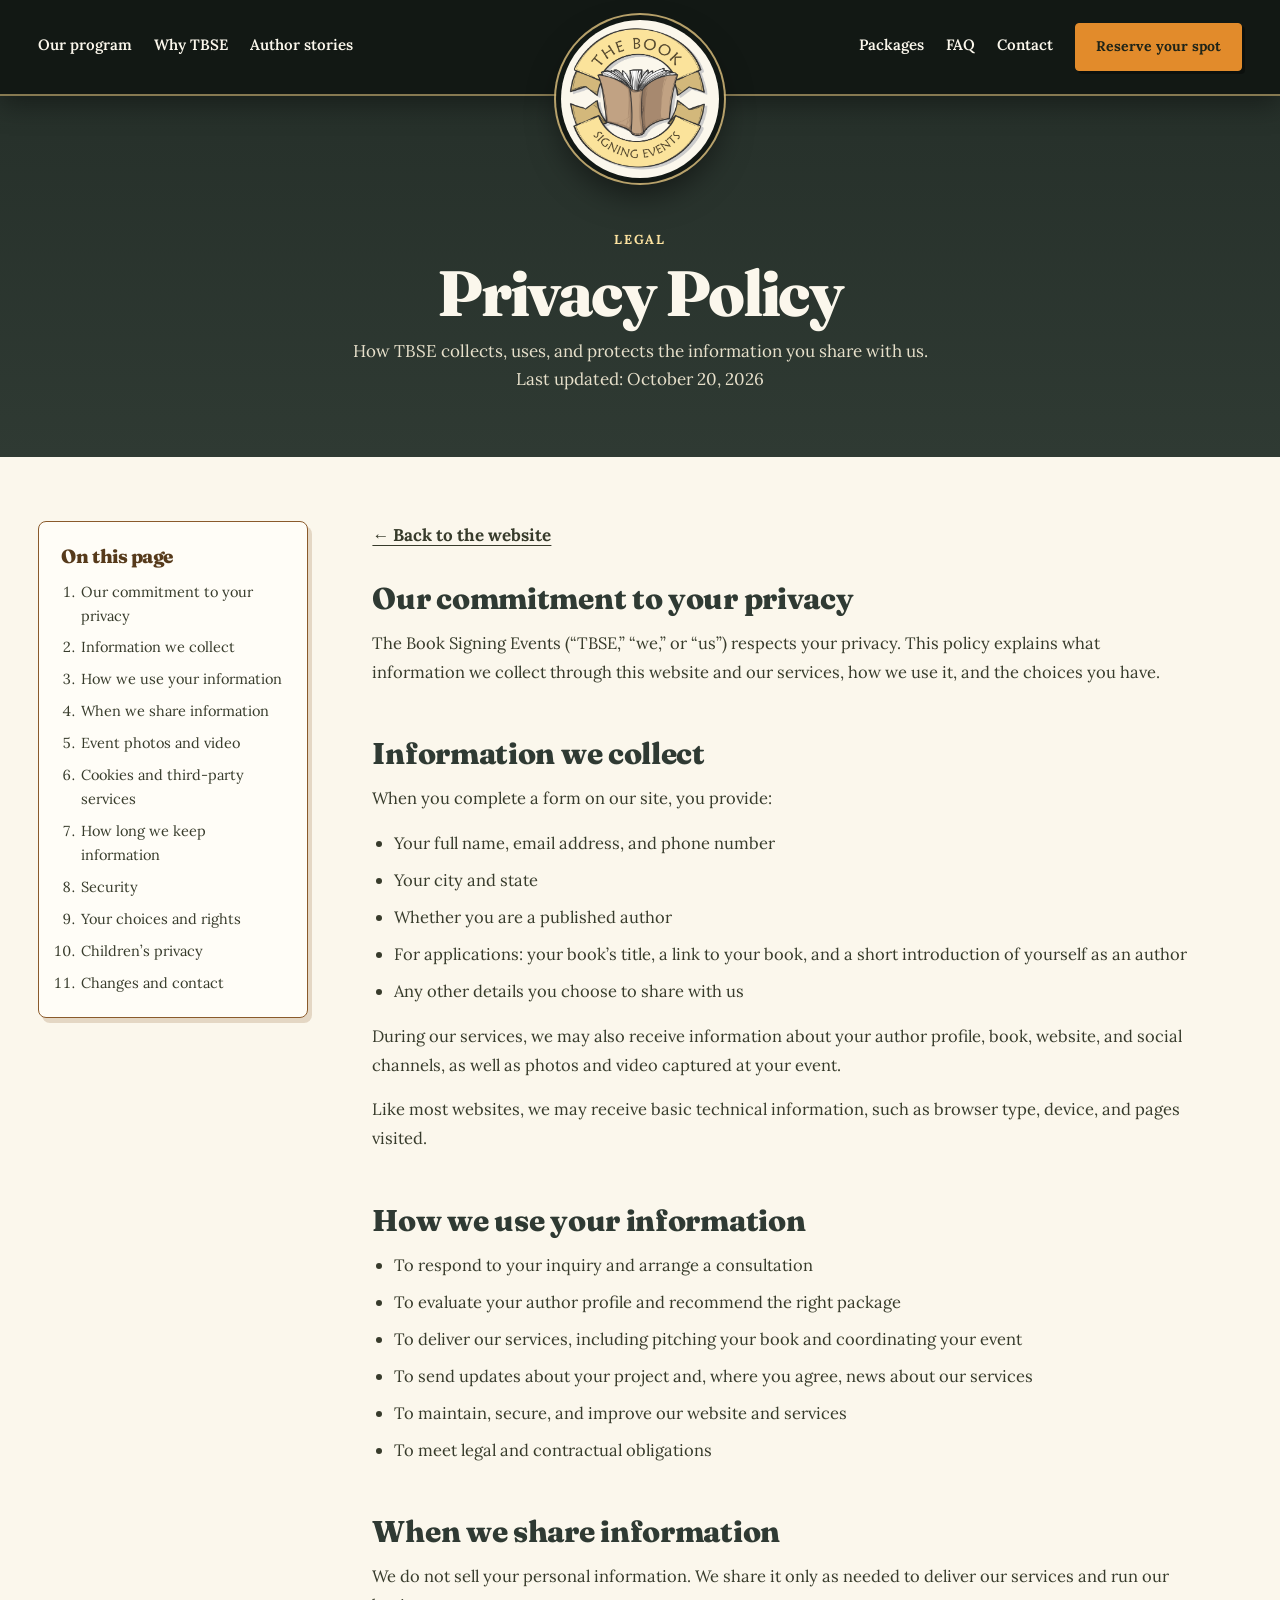
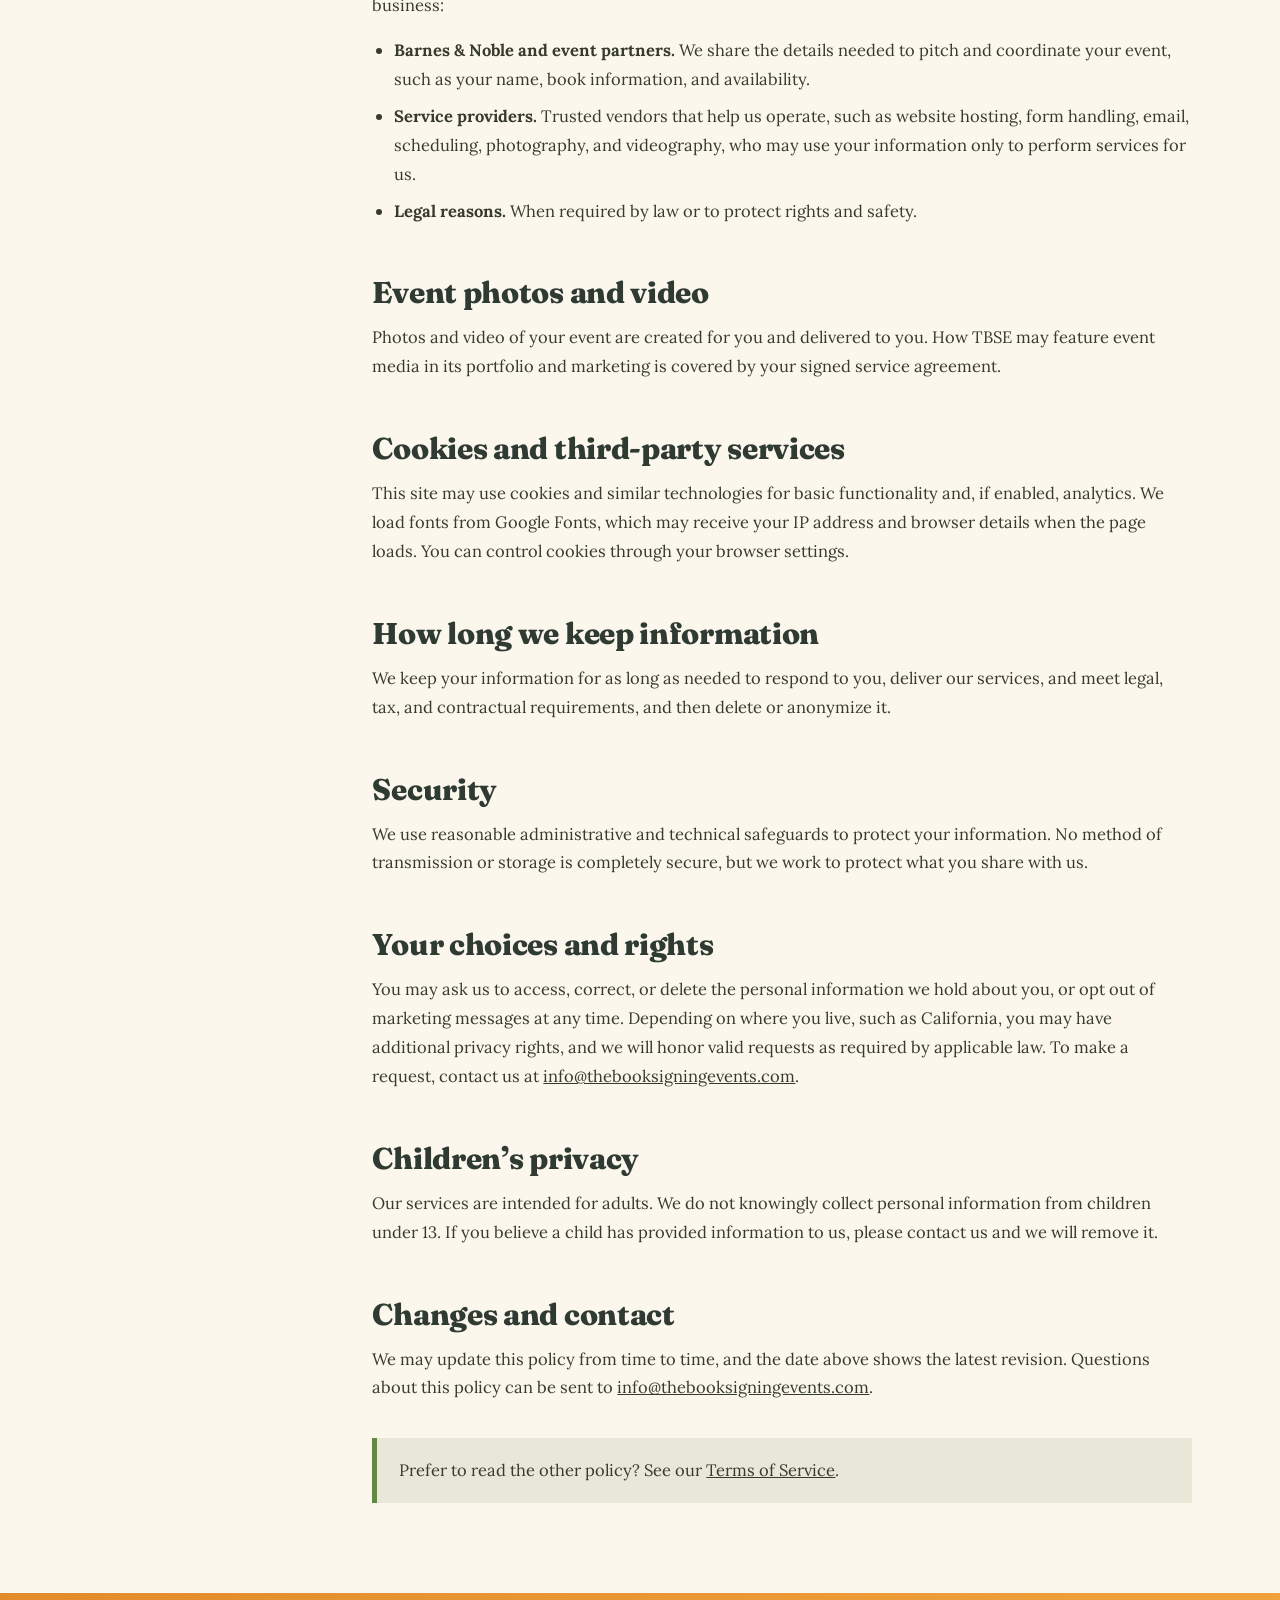
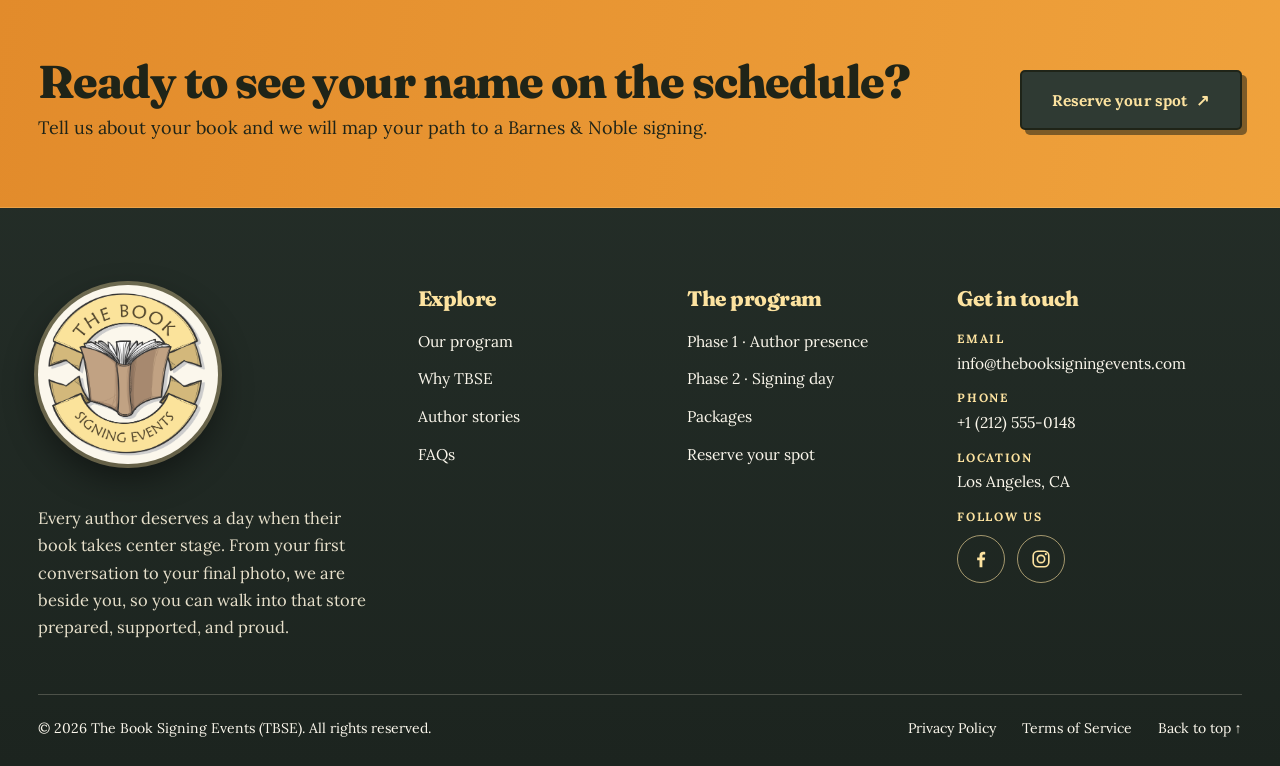
<file: privacy.html>
<!doctype html>
<html lang="en">
<head>
<meta charset="utf-8">
<meta name="viewport" content="width=device-width, initial-scale=1">
<title>Privacy Policy | The Book Signing Events (TBSE)</title>
<meta name="description" content="How TBSE collects, uses, and protects the information you share with us.">
<link rel="canonical" href="https://thebooksigningevents.com/privacy.html">
<meta name="robots" content="index, follow">
<meta property="og:type" content="website">
<meta property="og:site_name" content="The Book Signing Events">
<meta property="og:title" content="Privacy Policy | The Book Signing Events (TBSE)">
<meta property="og:url" content="https://thebooksigningevents.com/privacy.html">
<meta property="og:image" content="https://thebooksigningevents.com/assets/seo/og-image.png">
<meta name="theme-color" content="#121814">
<link rel="icon" type="image/png" sizes="32x32" href="assets/seo/favicon-32.png">
<link rel="apple-touch-icon" href="assets/seo/apple-touch-icon.png">
<link rel="preconnect" href="https://fonts.googleapis.com">
<link rel="preconnect" href="https://fonts.gstatic.com" crossorigin>
<link href="https://fonts.googleapis.com/css2?family=Caveat:wght@500;600;700&family=Fraunces:ital,wght@0,600;0,700;0,800;0,900;1,600;1,700&family=Lora:wght@400;500;600;700&display=swap" rel="stylesheet">
<link rel="stylesheet" href="assets/css/site.css">
</head>
<body>
<a class="skip-link" href="#main">Skip to content</a>
<header class="site-header" id="top"><div class="wrap nav-inner">
<a class="brand" href="index.html" aria-label="The Book Signing Events home"><img src="assets/brand/brand-logo.webp" alt="" width="156" height="155"></a>
<div class="nav-side"><nav class="main-nav" id="main-nav" aria-label="Main navigation"><span class="nav-group"><a href="index.html#program">Our program</a><a href="index.html#compare">Why TBSE</a><a href="index.html#portfolio">Author stories</a></span><span class="nav-gap" aria-hidden="true"></span><span class="nav-group"><a href="index.html#packages">Packages</a><a href="index.html#faq">FAQ</a><a href="index.html#contact">Contact</a><a class="nav-cta" href="index.html#contact">Reserve your spot</a></span></nav><button class="menu-toggle" type="button" aria-expanded="false" aria-controls="main-nav" aria-label="Open navigation">☰</button></div>
</div></header>
<main id="main">
<section class="legal-hero"><div class="wrap"><span class="eyebrow">Legal</span><h1>Privacy Policy</h1><p>How TBSE collects, uses, and protects the information you share with us.</p><p class="legal-updated">Last updated: October 20, 2026</p></div></section>
<section class="legal-section"><div class="wrap legal-grid"><nav class="legal-toc" aria-label="On this page"><h2>On this page</h2><ol><li><a href="#intro">Our commitment to your privacy</a></li><li><a href="#collect">Information we collect</a></li><li><a href="#use">How we use your information</a></li><li><a href="#share">When we share information</a></li><li><a href="#media">Event photos and video</a></li><li><a href="#cookies">Cookies and third-party services</a></li><li><a href="#retention">How long we keep information</a></li><li><a href="#security">Security</a></li><li><a href="#rights">Your choices and rights</a></li><li><a href="#children">Children’s privacy</a></li><li><a href="#updates">Changes and contact</a></li></ol></nav><article class="legal-body"><a class="legal-back" href="index.html">← Back to the website</a><h2 id="intro">Our commitment to your privacy</h2><p>The Book Signing Events (“TBSE,” “we,” or “us”) respects your privacy. This policy explains what information we collect through this website and our services, how we use it, and the choices you have.</p><h2 id="collect">Information we collect</h2><p>When you complete a form on our site, you provide:</p><ul><li>Your full name, email address, and phone number</li><li>Your city and state</li><li>Whether you are a published author</li><li>For applications: your book’s title, a link to your book, and a short introduction of yourself as an author</li><li>Any other details you choose to share with us</li></ul><p>During our services, we may also receive information about your author profile, book, website, and social channels, as well as photos and video captured at your event.</p><p>Like most websites, we may receive basic technical information, such as browser type, device, and pages visited.</p><h2 id="use">How we use your information</h2><ul><li>To respond to your inquiry and arrange a consultation</li><li>To evaluate your author profile and recommend the right package</li><li>To deliver our services, including pitching your book and coordinating your event</li><li>To send updates about your project and, where you agree, news about our services</li><li>To maintain, secure, and improve our website and services</li><li>To meet legal and contractual obligations</li></ul><h2 id="share">When we share information</h2><p>We do not sell your personal information. We share it only as needed to deliver our services and run our business:</p><ul><li><strong>Barnes &amp; Noble and event partners.</strong> We share the details needed to pitch and coordinate your event, such as your name, book information, and availability.</li><li><strong>Service providers.</strong> Trusted vendors that help us operate, such as website hosting, form handling, email, scheduling, photography, and videography, who may use your information only to perform services for us.</li><li><strong>Legal reasons.</strong> When required by law or to protect rights and safety.</li></ul><h2 id="media">Event photos and video</h2><p>Photos and video of your event are created for you and delivered to you. How TBSE may feature event media in its portfolio and marketing is covered by your signed service agreement.</p><h2 id="cookies">Cookies and third-party services</h2><p>This site may use cookies and similar technologies for basic functionality and, if enabled, analytics. We load fonts from Google Fonts, which may receive your IP address and browser details when the page loads. You can control cookies through your browser settings.</p><h2 id="retention">How long we keep information</h2><p>We keep your information for as long as needed to respond to you, deliver our services, and meet legal, tax, and contractual requirements, and then delete or anonymize it.</p><h2 id="security">Security</h2><p>We use reasonable administrative and technical safeguards to protect your information. No method of transmission or storage is completely secure, but we work to protect what you share with us.</p><h2 id="rights">Your choices and rights</h2><p>You may ask us to access, correct, or delete the personal information we hold about you, or opt out of marketing messages at any time. Depending on where you live, such as California, you may have additional privacy rights, and we will honor valid requests as required by applicable law. To make a request, contact us at <a href="mailto:info@thebooksigningevents.com">info@thebooksigningevents.com</a>.</p><h2 id="children">Children’s privacy</h2><p>Our services are intended for adults. We do not knowingly collect personal information from children under 13. If you believe a child has provided information to us, please contact us and we will remove it.</p><h2 id="updates">Changes and contact</h2><p>We may update this policy from time to time, and the date above shows the latest revision. Questions about this policy can be sent to <a href="mailto:info@thebooksigningevents.com">info@thebooksigningevents.com</a>.</p><p class="legal-note">Prefer to read the other policy? See our <a href="terms.html">Terms of Service</a>.</p></article></div></section>
</main>
<footer class="footer"><div class="footer-cta"><div class="wrap footer-cta-inner"><div><h2>Ready to see your name on the schedule?</h2><p>Tell us about your book and we will map your path to a Barnes &amp; Noble signing.</p></div><a class="btn btn--lg" href="index.html#contact">Reserve your spot <span aria-hidden="true">↗</span></a></div></div>
<div class="wrap"><div class="footer-grid"><div class="footer-brand"><a class="footer-logo" href="index.html" aria-label="The Book Signing Events, back to top"><img src="assets/brand/brand-logo.webp" alt="The Book Signing Events" width="200" height="199" loading="lazy"></a><p>Every author deserves a day when their book takes center stage. From your first conversation to your final photo, we are beside you, so you can walk into that store prepared, supported, and proud.</p></div>
<div><h2>Explore</h2><ul><li><a href="index.html#program">Our program</a></li><li><a href="index.html#compare">Why TBSE</a></li><li><a href="index.html#portfolio">Author stories</a></li><li><a href="index.html#faq">FAQs</a></li></ul></div>
<div><h2>The program</h2><ul><li><a href="index.html#phase-1">Phase 1 · Author presence</a></li><li><a href="index.html#phase-2">Phase 2 · Signing day</a></li><li><a href="index.html#packages">Packages</a></li><li><a href="index.html#contact">Reserve your spot</a></li></ul></div>
<div><h2>Get in touch</h2><ul class="footer-contact"><li><span>Email</span><a href="mailto:info@thebooksigningevents.com">info@thebooksigningevents.com</a></li><li><span>Phone</span><a href="tel:+12125550148">+1 (212) 555-0148</a></li><li><span>Location</span><address style="font-style:normal">Los Angeles, CA</address></li><li><span>Follow us</span><div class="social" aria-label="Follow TBSE"><a href="https://www.facebook.com/thebooksigningevents" aria-label="TBSE on Facebook" target="_blank" rel="noopener"><svg viewBox="0 0 24 24" width="22" height="22" aria-hidden="true"><path fill="currentColor" d="M13.5 21v-7.6h2.6l.4-3h-3V8.5c0-.9.3-1.5 1.5-1.5h1.6V4.3c-.3 0-1.2-.1-2.3-.1-2.3 0-3.9 1.4-3.9 4v2.2H7.8v3h2.6V21z"/></svg></a><a href="https://www.instagram.com/thebooksigningevents" aria-label="TBSE on Instagram" target="_blank" rel="noopener"><svg viewBox="0 0 24 24" width="22" height="22" aria-hidden="true"><rect x="3.5" y="3.5" width="17" height="17" rx="5" fill="none" stroke="currentColor" stroke-width="1.8"/><circle cx="12" cy="12" r="4" fill="none" stroke="currentColor" stroke-width="1.8"/><circle cx="17.3" cy="6.7" r="1.2" fill="currentColor"/></svg></a></div></li></ul></div></div>
<div class="footer-bottom"><p>© <span id="year">2026</span> The Book Signing Events (TBSE). All rights reserved.</p><nav class="footer-legal" aria-label="Legal"><a href="privacy.html">Privacy Policy</a><a href="terms.html">Terms of Service</a><a href="#top">Back to top ↑</a></nav></div></div></footer>
<script>
(function(){
var hdr=document.querySelector('.site-header');window.addEventListener('scroll',function(){hdr.classList.toggle('is-scrolled',window.scrollY>40)},{passive:true});
var menu=document.querySelector('.menu-toggle'),nav=document.querySelector('#main-nav');
if(menu&&nav){menu.addEventListener('click',function(){var o=menu.getAttribute('aria-expanded')==='true';menu.setAttribute('aria-expanded',String(!o));nav.classList.toggle('open',!o)})}
document.querySelectorAll('a[href="#top"]').forEach(function(a){a.addEventListener('click',function(e){e.preventDefault();window.scrollTo({top:0,behavior:'smooth'})})});
document.querySelector('#year').textContent=String(new Date().getFullYear());
})();
</script>
</body>
</html>
</file>
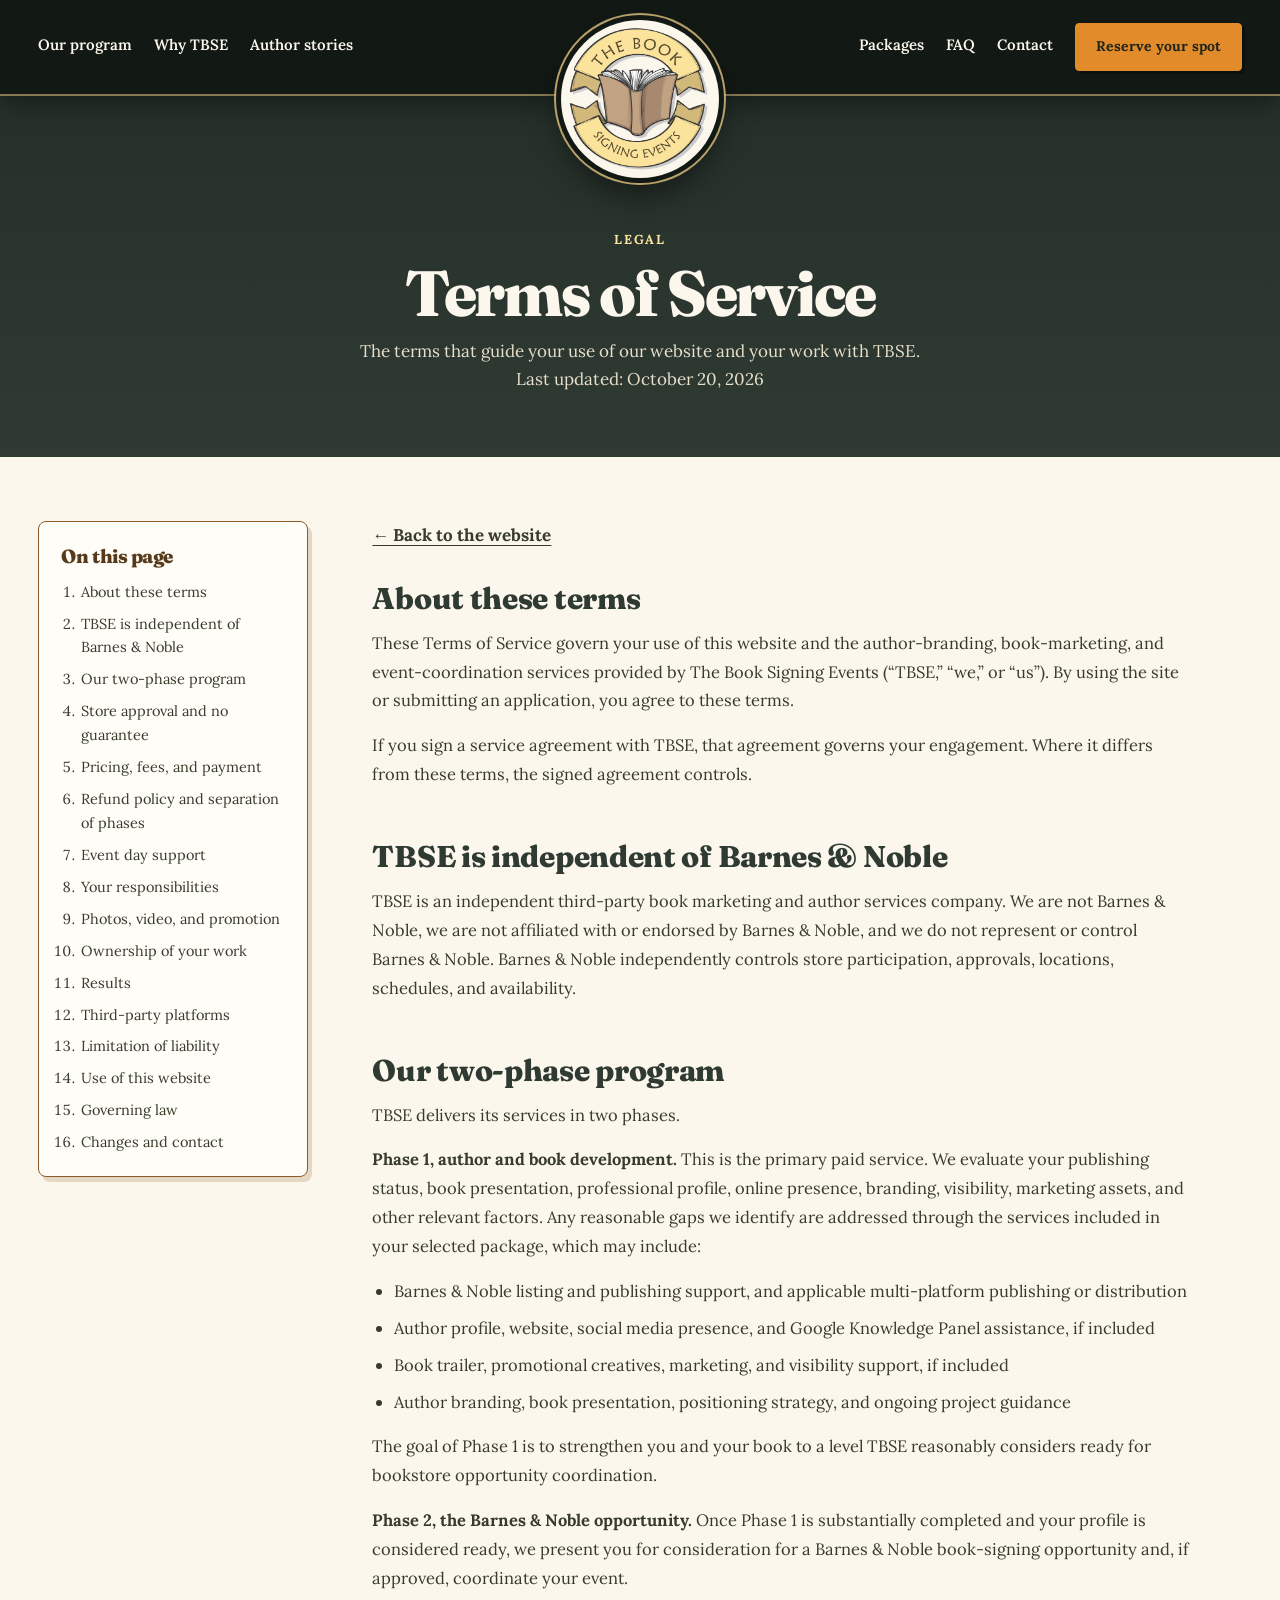
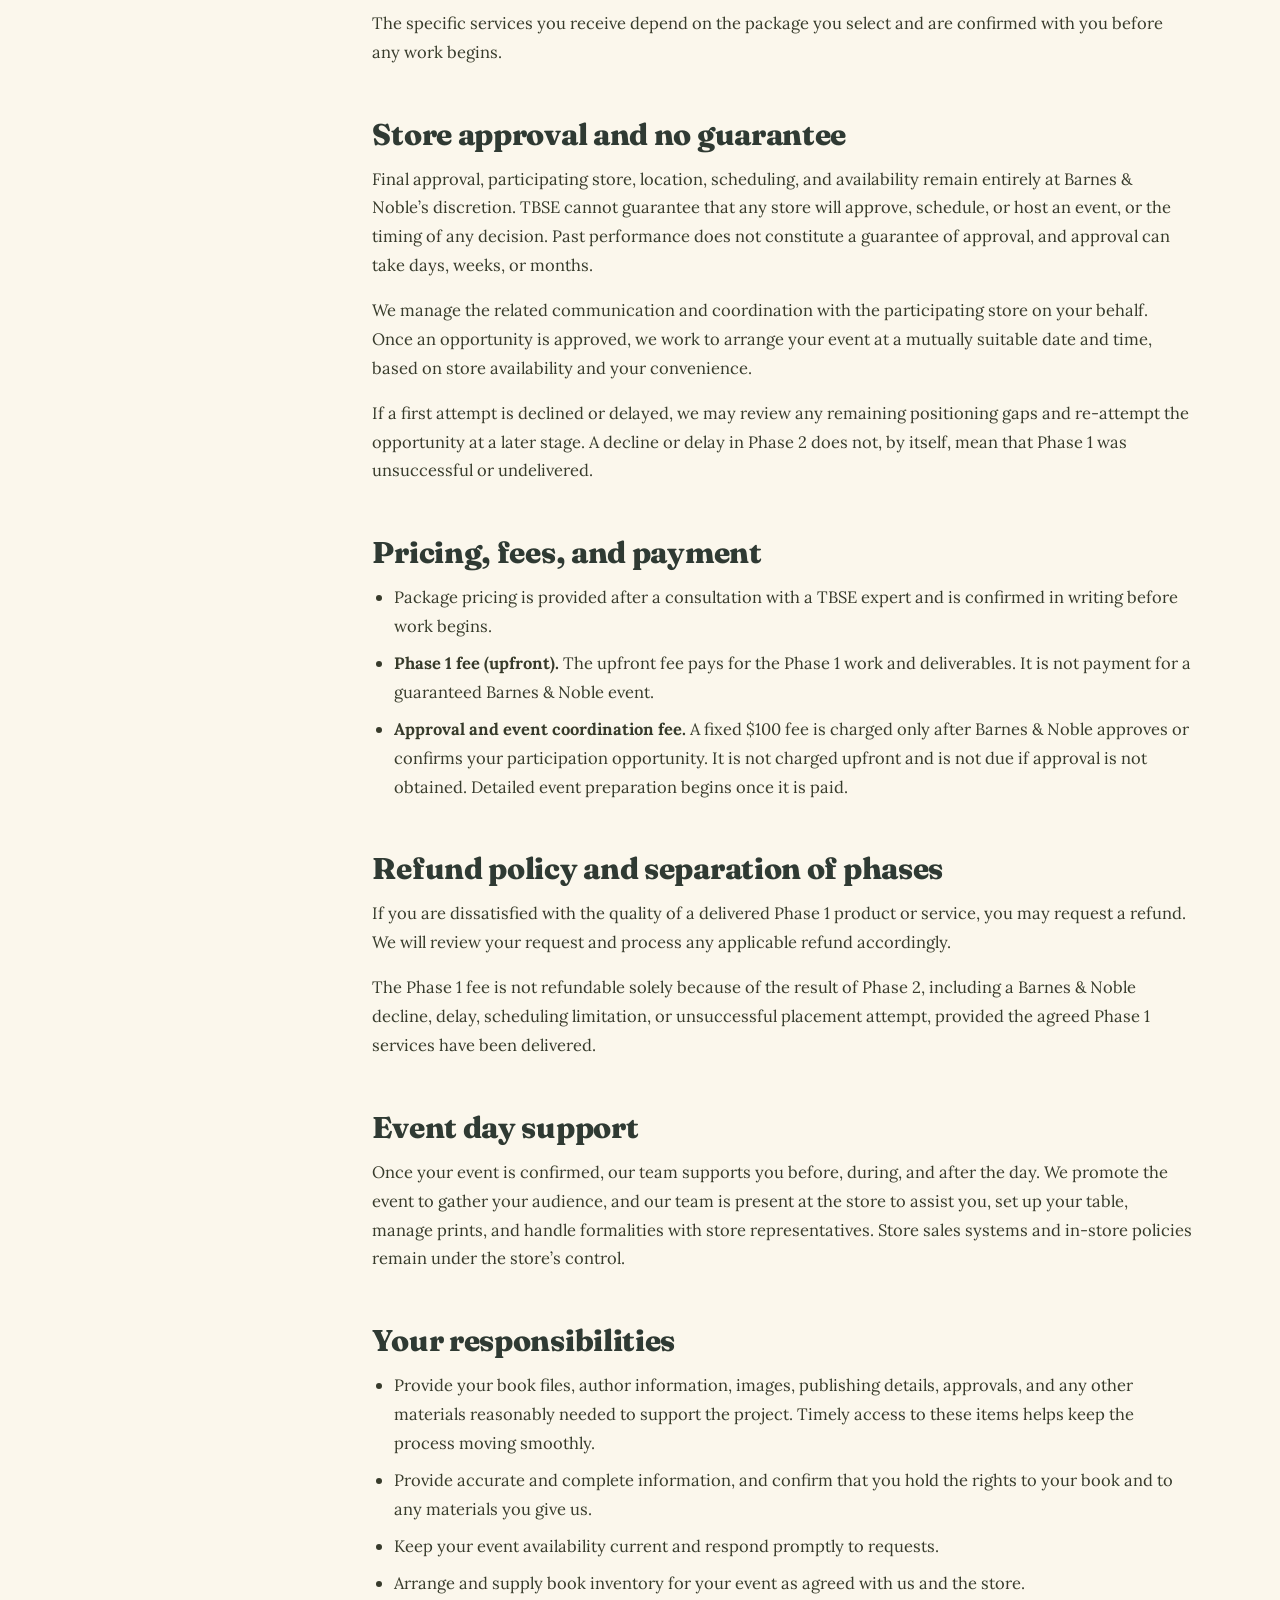
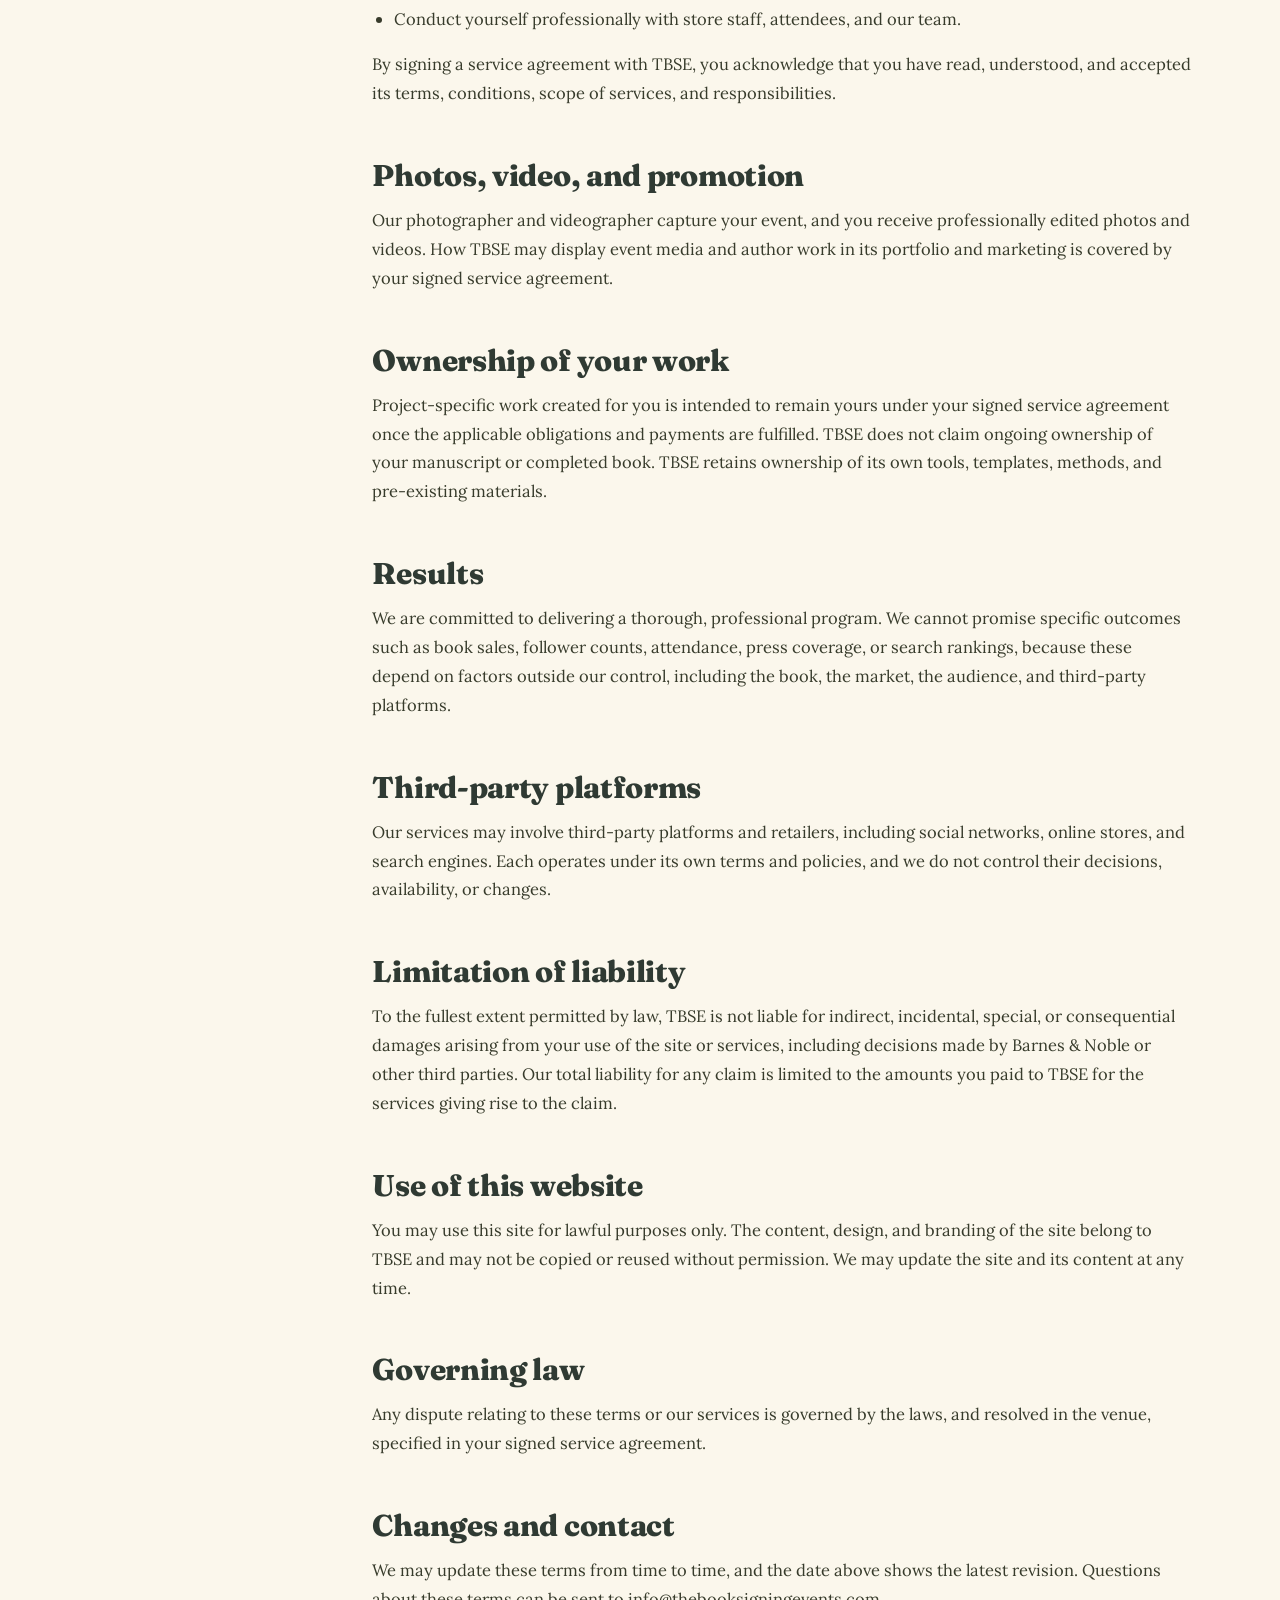
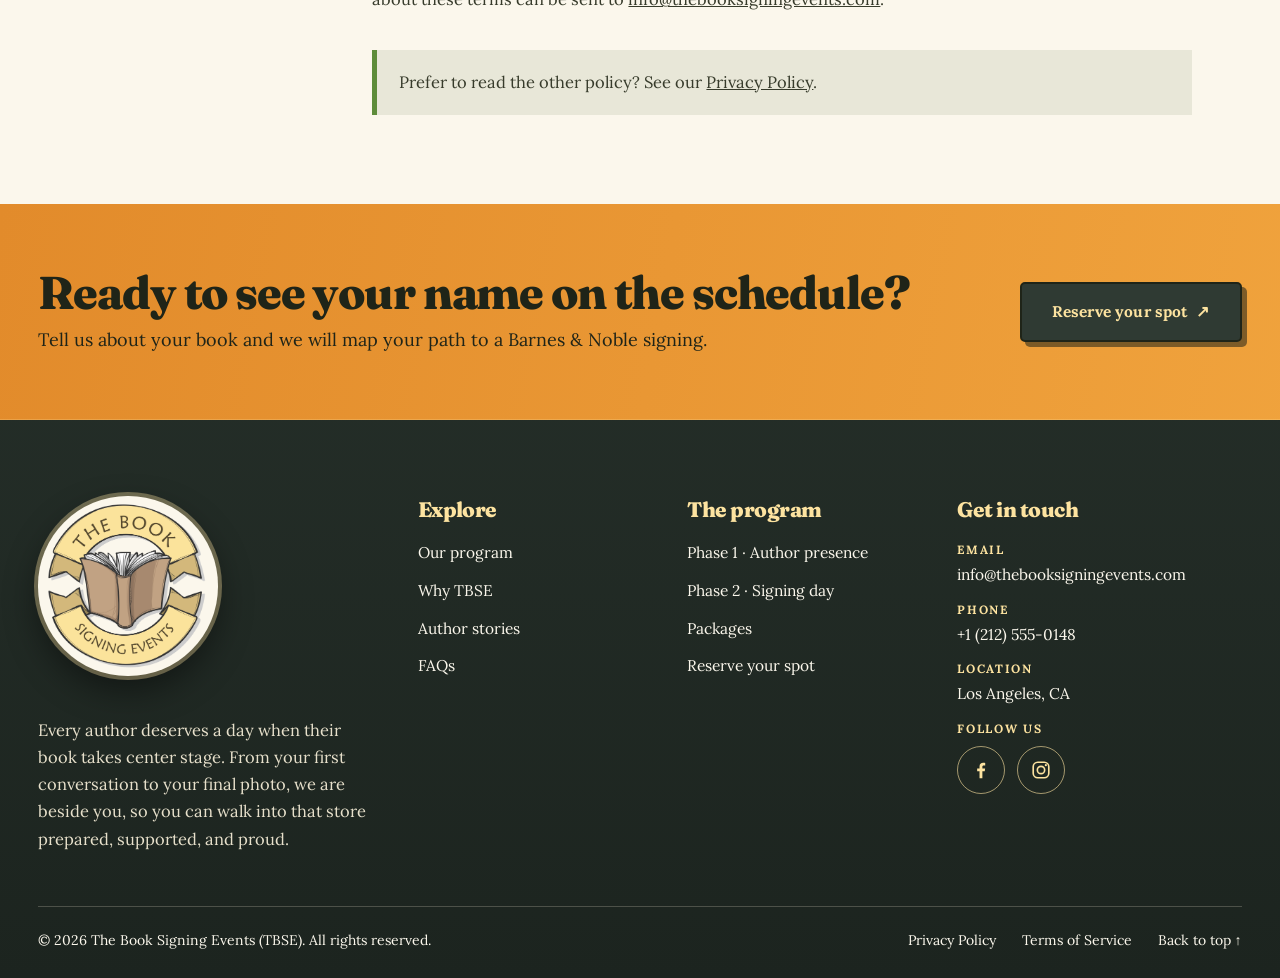
<file: terms.html>
<!doctype html>
<html lang="en">
<head>
<meta charset="utf-8">
<meta name="viewport" content="width=device-width, initial-scale=1">
<title>Terms of Service | The Book Signing Events (TBSE)</title>
<meta name="description" content="The terms that guide your use of our website and your work with TBSE.">
<link rel="canonical" href="https://thebooksigningevents.com/terms.html">
<meta name="robots" content="index, follow">
<meta property="og:type" content="website">
<meta property="og:site_name" content="The Book Signing Events">
<meta property="og:title" content="Terms of Service | The Book Signing Events (TBSE)">
<meta property="og:url" content="https://thebooksigningevents.com/terms.html">
<meta property="og:image" content="https://thebooksigningevents.com/assets/seo/og-image.png">
<meta name="theme-color" content="#121814">
<link rel="icon" type="image/png" sizes="32x32" href="assets/seo/favicon-32.png">
<link rel="apple-touch-icon" href="assets/seo/apple-touch-icon.png">
<link rel="preconnect" href="https://fonts.googleapis.com">
<link rel="preconnect" href="https://fonts.gstatic.com" crossorigin>
<link href="https://fonts.googleapis.com/css2?family=Caveat:wght@500;600;700&family=Fraunces:ital,wght@0,600;0,700;0,800;0,900;1,600;1,700&family=Lora:wght@400;500;600;700&display=swap" rel="stylesheet">
<link rel="stylesheet" href="assets/css/site.css">
</head>
<body>
<a class="skip-link" href="#main">Skip to content</a>
<header class="site-header" id="top"><div class="wrap nav-inner">
<a class="brand" href="index.html" aria-label="The Book Signing Events home"><img src="assets/brand/brand-logo.webp" alt="" width="156" height="155"></a>
<div class="nav-side"><nav class="main-nav" id="main-nav" aria-label="Main navigation"><span class="nav-group"><a href="index.html#program">Our program</a><a href="index.html#compare">Why TBSE</a><a href="index.html#portfolio">Author stories</a></span><span class="nav-gap" aria-hidden="true"></span><span class="nav-group"><a href="index.html#packages">Packages</a><a href="index.html#faq">FAQ</a><a href="index.html#contact">Contact</a><a class="nav-cta" href="index.html#contact">Reserve your spot</a></span></nav><button class="menu-toggle" type="button" aria-expanded="false" aria-controls="main-nav" aria-label="Open navigation">☰</button></div>
</div></header>
<main id="main">
<section class="legal-hero"><div class="wrap"><span class="eyebrow">Legal</span><h1>Terms of Service</h1><p>The terms that guide your use of our website and your work with TBSE.</p><p class="legal-updated">Last updated: October 20, 2026</p></div></section>
<section class="legal-section"><div class="wrap legal-grid"><nav class="legal-toc" aria-label="On this page"><h2>On this page</h2><ol><li><a href="#about">About these terms</a></li><li><a href="#independence">TBSE is independent of Barnes &amp; Noble</a></li><li><a href="#program">Our two-phase program</a></li><li><a href="#approval">Store approval and no guarantee</a></li><li><a href="#fees">Pricing, fees, and payment</a></li><li><a href="#refunds">Refund policy and separation of phases</a></li><li><a href="#scheduling">Event day support</a></li><li><a href="#author">Your responsibilities</a></li><li><a href="#media">Photos, video, and promotion</a></li><li><a href="#ownership">Ownership of your work</a></li><li><a href="#results">Results</a></li><li><a href="#thirdparty">Third-party platforms</a></li><li><a href="#liability">Limitation of liability</a></li><li><a href="#site">Use of this website</a></li><li><a href="#law">Governing law</a></li><li><a href="#changes">Changes and contact</a></li></ol></nav><article class="legal-body"><a class="legal-back" href="index.html">← Back to the website</a><h2 id="about">About these terms</h2><p>These Terms of Service govern your use of this website and the author-branding, book-marketing, and event-coordination services provided by The Book Signing Events (“TBSE,” “we,” or “us”). By using the site or submitting an application, you agree to these terms.</p><p>If you sign a service agreement with TBSE, that agreement governs your engagement. Where it differs from these terms, the signed agreement controls.</p><h2 id="independence">TBSE is independent of Barnes &amp; Noble</h2><p>TBSE is an independent third-party book marketing and author services company. We are not Barnes &amp; Noble, we are not affiliated with or endorsed by Barnes &amp; Noble, and we do not represent or control Barnes &amp; Noble. Barnes &amp; Noble independently controls store participation, approvals, locations, schedules, and availability.</p><h2 id="program">Our two-phase program</h2><p>TBSE delivers its services in two phases.</p><p><strong>Phase 1, author and book development.</strong> This is the primary paid service. We evaluate your publishing status, book presentation, professional profile, online presence, branding, visibility, marketing assets, and other relevant factors. Any reasonable gaps we identify are addressed through the services included in your selected package, which may include:</p><ul><li>Barnes &amp; Noble listing and publishing support, and applicable multi-platform publishing or distribution</li><li>Author profile, website, social media presence, and Google Knowledge Panel assistance, if included</li><li>Book trailer, promotional creatives, marketing, and visibility support, if included</li><li>Author branding, book presentation, positioning strategy, and ongoing project guidance</li></ul><p>The goal of Phase 1 is to strengthen you and your book to a level TBSE reasonably considers ready for bookstore opportunity coordination.</p><p><strong>Phase 2, the Barnes &amp; Noble opportunity.</strong> Once Phase 1 is substantially completed and your profile is considered ready, we present you for consideration for a Barnes &amp; Noble book-signing opportunity and, if approved, coordinate your event.</p><p>The specific services you receive depend on the package you select and are confirmed with you before any work begins.</p><h2 id="approval">Store approval and no guarantee</h2><p>Final approval, participating store, location, scheduling, and availability remain entirely at Barnes &amp; Noble’s discretion. TBSE cannot guarantee that any store will approve, schedule, or host an event, or the timing of any decision. Past performance does not constitute a guarantee of approval, and approval can take days, weeks, or months.</p><p>We manage the related communication and coordination with the participating store on your behalf. Once an opportunity is approved, we work to arrange your event at a mutually suitable date and time, based on store availability and your convenience.</p><p>If a first attempt is declined or delayed, we may review any remaining positioning gaps and re-attempt the opportunity at a later stage. A decline or delay in Phase 2 does not, by itself, mean that Phase 1 was unsuccessful or undelivered.</p><h2 id="fees">Pricing, fees, and payment</h2><ul><li>Package pricing is provided after a consultation with a TBSE expert and is confirmed in writing before work begins.</li><li><strong>Phase 1 fee (upfront).</strong> The upfront fee pays for the Phase 1 work and deliverables. It is not payment for a guaranteed Barnes &amp; Noble event.</li><li><strong>Approval and event coordination fee.</strong> A fixed $100 fee is charged only after Barnes &amp; Noble approves or confirms your participation opportunity. It is not charged upfront and is not due if approval is not obtained. Detailed event preparation begins once it is paid.</li></ul><h2 id="refunds">Refund policy and separation of phases</h2><p>If you are dissatisfied with the quality of a delivered Phase 1 product or service, you may request a refund. We will review your request and process any applicable refund accordingly.</p><p>The Phase 1 fee is not refundable solely because of the result of Phase 2, including a Barnes &amp; Noble decline, delay, scheduling limitation, or unsuccessful placement attempt, provided the agreed Phase 1 services have been delivered.</p><h2 id="scheduling">Event day support</h2><p>Once your event is confirmed, our team supports you before, during, and after the day. We promote the event to gather your audience, and our team is present at the store to assist you, set up your table, manage prints, and handle formalities with store representatives. Store sales systems and in-store policies remain under the store’s control.</p><h2 id="author">Your responsibilities</h2><ul><li>Provide your book files, author information, images, publishing details, approvals, and any other materials reasonably needed to support the project. Timely access to these items helps keep the process moving smoothly.</li><li>Provide accurate and complete information, and confirm that you hold the rights to your book and to any materials you give us.</li><li>Keep your event availability current and respond promptly to requests.</li><li>Arrange and supply book inventory for your event as agreed with us and the store.</li><li>Conduct yourself professionally with store staff, attendees, and our team.</li></ul><p>By signing a service agreement with TBSE, you acknowledge that you have read, understood, and accepted its terms, conditions, scope of services, and responsibilities.</p><h2 id="media">Photos, video, and promotion</h2><p>Our photographer and videographer capture your event, and you receive professionally edited photos and videos. How TBSE may display event media and author work in its portfolio and marketing is covered by your signed service agreement.</p><h2 id="ownership">Ownership of your work</h2><p>Project-specific work created for you is intended to remain yours under your signed service agreement once the applicable obligations and payments are fulfilled. TBSE does not claim ongoing ownership of your manuscript or completed book. TBSE retains ownership of its own tools, templates, methods, and pre-existing materials.</p><h2 id="results">Results</h2><p>We are committed to delivering a thorough, professional program. We cannot promise specific outcomes such as book sales, follower counts, attendance, press coverage, or search rankings, because these depend on factors outside our control, including the book, the market, the audience, and third-party platforms.</p><h2 id="thirdparty">Third-party platforms</h2><p>Our services may involve third-party platforms and retailers, including social networks, online stores, and search engines. Each operates under its own terms and policies, and we do not control their decisions, availability, or changes.</p><h2 id="liability">Limitation of liability</h2><p>To the fullest extent permitted by law, TBSE is not liable for indirect, incidental, special, or consequential damages arising from your use of the site or services, including decisions made by Barnes &amp; Noble or other third parties. Our total liability for any claim is limited to the amounts you paid to TBSE for the services giving rise to the claim.</p><h2 id="site">Use of this website</h2><p>You may use this site for lawful purposes only. The content, design, and branding of the site belong to TBSE and may not be copied or reused without permission. We may update the site and its content at any time.</p><h2 id="law">Governing law</h2><p>Any dispute relating to these terms or our services is governed by the laws, and resolved in the venue, specified in your signed service agreement.</p><h2 id="changes">Changes and contact</h2><p>We may update these terms from time to time, and the date above shows the latest revision. Questions about these terms can be sent to <a href="mailto:info@thebooksigningevents.com">info@thebooksigningevents.com</a>.</p><p class="legal-note">Prefer to read the other policy? See our <a href="privacy.html">Privacy Policy</a>.</p></article></div></section>
</main>
<footer class="footer"><div class="footer-cta"><div class="wrap footer-cta-inner"><div><h2>Ready to see your name on the schedule?</h2><p>Tell us about your book and we will map your path to a Barnes &amp; Noble signing.</p></div><a class="btn btn--lg" href="index.html#contact">Reserve your spot <span aria-hidden="true">↗</span></a></div></div>
<div class="wrap"><div class="footer-grid"><div class="footer-brand"><a class="footer-logo" href="index.html" aria-label="The Book Signing Events, back to top"><img src="assets/brand/brand-logo.webp" alt="The Book Signing Events" width="200" height="199" loading="lazy"></a><p>Every author deserves a day when their book takes center stage. From your first conversation to your final photo, we are beside you, so you can walk into that store prepared, supported, and proud.</p></div>
<div><h2>Explore</h2><ul><li><a href="index.html#program">Our program</a></li><li><a href="index.html#compare">Why TBSE</a></li><li><a href="index.html#portfolio">Author stories</a></li><li><a href="index.html#faq">FAQs</a></li></ul></div>
<div><h2>The program</h2><ul><li><a href="index.html#phase-1">Phase 1 · Author presence</a></li><li><a href="index.html#phase-2">Phase 2 · Signing day</a></li><li><a href="index.html#packages">Packages</a></li><li><a href="index.html#contact">Reserve your spot</a></li></ul></div>
<div><h2>Get in touch</h2><ul class="footer-contact"><li><span>Email</span><a href="mailto:info@thebooksigningevents.com">info@thebooksigningevents.com</a></li><li><span>Phone</span><a href="tel:+12125550148">+1 (212) 555-0148</a></li><li><span>Location</span><address style="font-style:normal">Los Angeles, CA</address></li><li><span>Follow us</span><div class="social" aria-label="Follow TBSE"><a href="https://www.facebook.com/thebooksigningevents" aria-label="TBSE on Facebook" target="_blank" rel="noopener"><svg viewBox="0 0 24 24" width="22" height="22" aria-hidden="true"><path fill="currentColor" d="M13.5 21v-7.6h2.6l.4-3h-3V8.5c0-.9.3-1.5 1.5-1.5h1.6V4.3c-.3 0-1.2-.1-2.3-.1-2.3 0-3.9 1.4-3.9 4v2.2H7.8v3h2.6V21z"/></svg></a><a href="https://www.instagram.com/thebooksigningevents" aria-label="TBSE on Instagram" target="_blank" rel="noopener"><svg viewBox="0 0 24 24" width="22" height="22" aria-hidden="true"><rect x="3.5" y="3.5" width="17" height="17" rx="5" fill="none" stroke="currentColor" stroke-width="1.8"/><circle cx="12" cy="12" r="4" fill="none" stroke="currentColor" stroke-width="1.8"/><circle cx="17.3" cy="6.7" r="1.2" fill="currentColor"/></svg></a></div></li></ul></div></div>
<div class="footer-bottom"><p>© <span id="year">2026</span> The Book Signing Events (TBSE). All rights reserved.</p><nav class="footer-legal" aria-label="Legal"><a href="privacy.html">Privacy Policy</a><a href="terms.html">Terms of Service</a><a href="#top">Back to top ↑</a></nav></div></div></footer>
<script>
(function(){
var hdr=document.querySelector('.site-header');window.addEventListener('scroll',function(){hdr.classList.toggle('is-scrolled',window.scrollY>40)},{passive:true});
var menu=document.querySelector('.menu-toggle'),nav=document.querySelector('#main-nav');
if(menu&&nav){menu.addEventListener('click',function(){var o=menu.getAttribute('aria-expanded')==='true';menu.setAttribute('aria-expanded',String(!o));nav.classList.toggle('open',!o)})}
document.querySelectorAll('a[href="#top"]').forEach(function(a){a.addEventListener('click',function(e){e.preventDefault();window.scrollTo({top:0,behavior:'smooth'})})});
document.querySelector('#year').textContent=String(new Date().getFullYear());
})();
</script>
</body>
</html>
</file>
<file: assets/css/site.css>
:root {
  color-scheme: light;
  --library-green: #2F3A33;
  --olive-charcoal: #373B2B;
  --cream: #F4EEDC;
  --paper: #FBF7EC;
  --butter: #FDE3A0;
  --gold: #D4B97A;
  --wood: #8A5A2B;
  --wood-dark: #563A1B;
  --leaf: #5E8C3A;
  --marigold: #E28B2B;
  --blush: #E3A5B4;
  --lavender: #A68CC2;
  --stone: #AFAA9B;
  --white: #FFFDF7;
  --serif: "Fraunces", Georgia, serif;
  --body: "Lora", Georgia, serif;
  --hand: "Caveat", cursive;
  --content: 1180px;
  --header-height: 78px;
}
*,*::before,*::after{box-sizing:border-box}
html{scroll-behavior:smooth;scroll-padding-top:calc(var(--header-height) + 16px)}
body{margin:0;overflow-x:hidden;background:var(--paper);color:var(--olive-charcoal);font:17px/1.65 var(--body),Georgia,serif}
body::before{position:fixed;z-index:-1;inset:0;content:"";pointer-events:none;opacity:.13;background-image:radial-gradient(rgba(55,59,43,.18) .55px,transparent .75px);background-size:8px 8px}
img,video{display:block;max-width:100%}
button,input,textarea,select{font:inherit}
a{color:inherit}
button,a,summary{touch-action:manipulation}
:focus-visible{outline:3px solid var(--wood-dark);outline-offset:4px;border-radius:3px}
.dark :focus-visible,.site-header :focus-visible,.footer :focus-visible{outline-color:var(--butter)}
.skip-link{position:absolute;z-index:1000;top:-70px;left:12px;padding:12px 18px;border:2px solid var(--wood-dark);background:var(--butter);color:var(--olive-charcoal);font-weight:700}
.skip-link:focus{top:12px}
.wrap{width:min(var(--content),calc(100% - 48px));margin-inline:auto}
.section{position:relative;padding:88px 0}
.section--cream{background:var(--cream)}
.section--paper{background:var(--paper)}
.section--white{background:var(--white)}
.dark{background:var(--library-green);color:var(--paper)}
.dark h2,.dark h3{color:var(--paper)}
h1,h2,h3,p{margin-top:0}
h1,h2,h3{color:var(--olive-charcoal)}
h1,h2{font-family:var(--serif),Georgia,serif;font-weight:800}
h1{max-width:13ch;margin:0 0 19px;font-size:clamp(49px,6.3vw,78px);line-height:.99;letter-spacing:-.035em;text-wrap:balance}
h2{max-width:22ch;margin:0 auto 16px;font-size:clamp(39px,5vw,61px);line-height:1.03;letter-spacing:-.025em;text-wrap:balance}
h3{margin:0 0 10px;font-size:24px;line-height:1.2}
p{margin-bottom:16px}
.eyebrow{display:inline-block;color:var(--wood-dark);font-size:13px;font-weight:700;letter-spacing:.14em;text-transform:uppercase;line-height:1.4}
.dark .eyebrow{color:var(--butter)}
.section-head{max-width:760px;margin:0 auto 42px;text-align:center}
.section-head .eyebrow{margin-bottom:11px}
.section-head p{max-width:65ch;margin:0 auto;font-size:17px}
.ribbon{position:relative;display:inline-flex;align-items:center;min-height:40px;margin-bottom:18px;padding:8px 20px;border:1.5px solid var(--wood-dark);background:var(--butter);box-shadow:4px 4px 0 var(--stone);color:var(--wood-dark);font-size:13px;font-weight:700;letter-spacing:.1em;text-transform:uppercase;clip-path:polygon(0 0,100% 0,94% 50%,100% 100%,0 100%,6% 50%)}
.ribbon--float{animation:float-ribbon 5s ease-in-out infinite}
.shelf-divider{display:block;width:min(100%,560px);height:32px;margin:17px auto 27px;color:var(--wood)}
.btn{display:inline-flex;min-height:52px;align-items:center;justify-content:center;gap:9px;padding:12px 22px;border:2px solid var(--wood-dark);border-radius:5px;background:var(--marigold);box-shadow:4px 4px 0 var(--wood-dark);color:#302818;font-size:15px;font-weight:700;line-height:1.2;text-align:center;text-decoration:none;cursor:pointer;transition:transform .2s ease,box-shadow .2s ease,background-color .2s ease}
.btn:hover{transform:translate(-2px,-2px);box-shadow:7px 7px 0 var(--wood-dark);background:#F0A33D}
.btn:active{transform:translate(1px,1px);box-shadow:2px 2px 0 var(--wood-dark)}
.btn--quiet{background:var(--cream);color:var(--olive-charcoal);box-shadow:4px 4px 0 var(--stone)}
.btn--quiet:hover{background:var(--butter);box-shadow:7px 7px 0 var(--stone)}
.btn-row{display:flex;flex-wrap:wrap;gap:14px;margin-top:25px}
.site-header{position:sticky;z-index:50;top:0;height:var(--header-height);border-bottom:1px solid rgba(253,227,160,.34);background:var(--library-green);color:var(--paper)}
.nav-inner{display:flex;height:100%;align-items:center;justify-content:space-between;gap:22px}
.brand{display:inline-flex;min-width:0;align-items:center;gap:10px;color:var(--paper);text-decoration:none}
.brand img{width:55px;height:55px;flex:none;object-fit:contain}
.brand-name{max-width:180px;font:800 15px/1.1 var(--serif),Georgia,serif;letter-spacing:.04em;text-transform:uppercase}
.brand-name small{display:block;margin-top:3px;color:var(--butter);font:700 13px/1.1 var(--body),Georgia,serif;letter-spacing:.16em}
.nav-side{display:flex;align-items:center;gap:20px}
.main-nav{display:flex;align-items:center;gap:clamp(12px,1.6vw,22px)}
.main-nav a,.header-phone{color:var(--paper);font-size:14px;font-weight:600;text-decoration:none;white-space:nowrap}
.main-nav a:hover,.header-phone:hover{color:var(--butter);text-decoration:underline;text-underline-offset:5px}
.header-phone{display:flex;flex-direction:column;align-items:flex-end;font-size:14px}
.header-phone span{color:var(--butter);font-size:13px;letter-spacing:.1em;text-transform:uppercase}
.nav-cta{padding:10px 14px;border:1.5px solid var(--marigold);background:var(--marigold);color:var(--olive-charcoal)!important;font-size:14px!important;font-weight:700!important}
.menu-toggle{display:none;width:46px;height:44px;border:1.5px solid var(--butter);border-radius:4px;background:transparent;color:var(--paper);font-size:23px;cursor:pointer}
.hero{position:relative;isolation:isolate;overflow:hidden;padding:56px 0 68px;background:var(--library-green);color:var(--paper)}
.hero::before{position:absolute;z-index:-1;inset:0;content:"";background:linear-gradient(90deg,rgba(47,58,51,.91) 0%,rgba(47,58,51,.79) 48%,rgba(47,58,51,.58) 100%),url("../brand/book-cafe-reference.webp") center 47%/cover no-repeat;opacity:1}
.hero::after{position:absolute;z-index:-1;right:-7%;bottom:-48%;width:54vw;height:90%;border:1px solid rgba(253,227,160,.22);border-radius:50%;content:"";box-shadow:0 0 0 22px rgba(253,227,160,.035),0 0 0 44px rgba(253,227,160,.025)}
.hero-grid{display:grid;grid-template-columns:minmax(0,1fr) minmax(380px,.92fr);align-items:center;gap:clamp(36px,6vw,78px)}
.hero-copy{max-width:580px}
.hero-copy .eyebrow{margin-bottom:14px;color:var(--butter)}
.hero-copy h1{max-width:13ch;color:var(--paper);font-size:clamp(48px,5.6vw,73px)}
.hero-copy h1 span{display:block}
.hero-copy h1 em{color:var(--butter);font-style:normal}
.hero-copy p{max-width:52ch;margin:0;color:#FFFDF7;font-size:18px;line-height:1.6}
.hero .btn-row{margin-top:24px}
.hero-checks{display:flex;flex-wrap:wrap;gap:9px 18px;margin:24px 0 0;padding:0;list-style:none}
.hero-checks li{display:flex;align-items:center;gap:8px;color:var(--paper);font-size:15px;line-height:1.45}
.hero-checks li::before{display:grid;width:22px;height:22px;flex:none;place-items:center;border:1px solid var(--butter);border-radius:50%;background:rgba(253,227,160,.14);color:var(--butter);content:"✓";font-size:14px;font-weight:700}
.hero-frame{position:relative;overflow:visible;width:100%;padding:10px 10px 43px;border:2px solid var(--cream);border-radius:8px;background:var(--paper);box-shadow:10px 11px 0 rgba(0,0,0,.26);transform:rotate(.6deg)}
.carousel{position:relative;overflow:hidden;border:1px solid var(--wood-dark);border-radius:4px;background:#c7b99d;aspect-ratio:4/3}
.hero-slide{position:absolute;inset:0;margin:0;opacity:0;visibility:hidden;transition:opacity .45s ease,visibility .45s ease}
.hero-slide.active{opacity:1;visibility:visible}
.hero-slide img{width:100%;height:100%;object-fit:cover;object-position:center 42%}
.hero-slide figcaption{position:absolute;right:0;bottom:0;left:0;padding:34px 16px 11px;background:linear-gradient(transparent,rgba(31,34,27,.87));color:#fffdf7;font:600 24px/1.1 var(--hand),cursive}
.hero-badge{position:absolute;z-index:2;top:15px;right:15px;display:grid;width:76px;height:76px;place-items:center;border:2px solid var(--wood-dark);border-radius:50%;background:var(--butter);box-shadow:4px 4px 0 var(--wood);color:var(--wood-dark);font:800 13px/1.1 var(--body),Georgia,serif;text-align:center;transform:rotate(7deg)}
.carousel-ui{position:absolute;right:10px;bottom:6px;left:10px;display:flex;align-items:center;justify-content:space-between;gap:10px}
.slide-count{min-width:48px;color:var(--olive-charcoal);font-size:13px;font-weight:700}
.carousel-controls{display:flex;align-items:center;gap:6px}
.carousel-control{display:grid;width:34px;height:34px;place-items:center;border:1.5px solid var(--wood-dark);border-radius:50%;background:var(--cream);color:var(--olive-charcoal);font-size:19px;font-weight:700;cursor:pointer}
.carousel-dots{display:flex;gap:2px}
.carousel-dot{display:grid;width:25px;height:25px;flex:none;place-items:center;padding:0;border:0;background:transparent;cursor:pointer}
.carousel-dot::before{width:9px;height:9px;border:1px solid var(--wood-dark);border-radius:50%;background:var(--white);content:""}
.carousel-dot[aria-pressed="true"]::before{background:var(--wood-dark)}
.hero-frame.is-paused .hero-slide img{animation-play-state:paused}
.hero-slide.active img{animation:gentle-zoom 7s ease-out both}
.disclaimer{padding:19px 0;border-block:1px solid var(--wood-dark);background:var(--butter);color:var(--olive-charcoal)}
.disclaimer-inner{display:grid;grid-template-columns:42px 1fr;align-items:center;gap:14px}
.disclaimer-icon{display:grid;width:40px;height:40px;place-items:center;border:2px double var(--wood-dark);border-radius:50%;font:700 20px var(--serif),Georgia,serif}
.disclaimer p{margin:0;font-size:14px;line-height:1.55}
.results{display:grid;grid-template-columns:repeat(3,1fr);border-bottom:1px solid var(--stone);background:var(--white)}
.result{padding:21px 16px;text-align:center}
.result+.result{border-left:1px solid var(--stone)}
.result strong{display:block;color:var(--wood-dark);font:800 clamp(26px,3vw,38px)/1 var(--serif),Georgia,serif}
.result-label{display:block;margin-top:7px;font-size:14px}
.sample-tag{display:none;vertical-align:middle;margin-left:7px;padding:3px 6px;border:1px solid var(--wood-dark);border-radius:3px;background:var(--butter);color:var(--wood-dark);font:700 13px/1.1 var(--body),Georgia,serif;letter-spacing:.04em}
.show-samples .sample-tag{display:inline-flex}
.process-section{background:var(--cream)}
.timeline{display:grid;grid-template-columns:repeat(3,1fr);gap:22px;counter-reset:step}
.step-card{position:relative;padding:27px 23px 24px;border:1.5px solid var(--wood);border-radius:7px;background:var(--white);box-shadow:5px 6px 0 rgba(138,90,43,.23);counter-increment:step;transition:transform .25s ease,box-shadow .25s ease}
.step-card::before{display:grid;width:47px;height:47px;margin-bottom:17px;place-items:center;border:1.5px solid var(--wood-dark);border-radius:50%;background:var(--butter);color:var(--wood-dark);content:"0" counter(step);font:700 16px var(--body),Georgia,serif}
.step-card::after{position:absolute;top:15px;right:17px;color:var(--leaf);content:"✦";font-size:20px}
.step-card h3{font:800 27px/1.12 var(--serif),Georgia,serif}
.step-card p{margin:0;font-size:16px}
.step-card:hover{transform:translateY(-4px) rotate(-.3deg);box-shadow:7px 10px 0 rgba(138,90,43,.25)}
.chips{display:flex;flex-wrap:wrap;gap:7px;margin:17px 0 0;padding:0;list-style:none}
.chips li{padding:5px 9px;border:1px solid var(--stone);border-radius:99px;background:var(--cream);color:var(--olive-charcoal);font-size:13px;font-weight:600}
.process-note{margin:27px 0 0;padding:19px 23px;border-left:5px solid var(--leaf);background:#E8E7D8;color:var(--olive-charcoal);font-size:16px}
.process-note strong{color:var(--wood-dark)}
.portfolio-section{background:var(--paper)}
.portfolio-tools{display:flex;align-items:center;justify-content:center;gap:10px;margin:-7px auto 29px}
.portfolio-tab{min-height:44px;padding:9px 17px;border:1.5px solid var(--wood-dark);border-radius:4px;background:var(--white);color:var(--wood-dark);font-size:14px;font-weight:700;cursor:pointer}
.portfolio-tab[aria-pressed="true"]{background:var(--library-green);color:var(--paper)}
.portfolio-grid{display:grid;grid-template-columns:repeat(3,minmax(0,1fr));gap:21px}
.story-card{display:flex;min-width:0;flex-direction:column;padding:0;overflow:hidden;border:1.5px solid var(--wood);border-radius:7px;background:var(--white);box-shadow:4px 5px 0 rgba(138,90,43,.22);color:var(--olive-charcoal);text-align:left;cursor:pointer;transition:transform .25s ease,box-shadow .25s ease}
.story-card:hover{transform:translateY(-5px) rotate(-.25deg);box-shadow:8px 10px 0 rgba(138,90,43,.24)}
.story-visual{position:relative;display:block;overflow:hidden;width:100%;aspect-ratio:4/3;border-bottom:1px solid var(--wood);background:var(--cream)}
.story-cover{width:100%;height:100%;object-fit:cover;object-position:center 42%;transition:transform .35s ease}
.story-card[data-view="online"] .story-cover{object-fit:contain;object-position:center;background:#fffdf7;padding:10px}
.story-card:hover .story-cover{transform:scale(1.035) rotate(-1deg)}
.story-count{position:absolute;right:10px;bottom:10px;padding:6px 9px;border:1px solid var(--wood-dark);border-radius:3px;background:var(--butter);color:var(--wood-dark);font-size:13px;font-weight:700}
.story-copy{display:flex;flex:1;flex-direction:column;align-items:flex-start;padding:17px 17px 19px}
.story-overline{color:var(--wood);font-size:13px;font-weight:700;letter-spacing:.11em}
.story-copy strong{margin:5px 0 10px;font:800 27px/1.1 var(--serif),Georgia,serif}
.story-meta{display:block;margin:3px 0;color:var(--olive-charcoal);font-size:14px;line-height:1.45}
.story-result{margin-top:auto;padding-top:12px;color:var(--wood-dark);font-size:14px;font-weight:700}
.gallery-data{display:none}
.moments-section{background:var(--library-green);color:var(--paper)}
.moments-section .section-head h2{color:var(--paper)}
.moments-layout{display:grid;grid-template-columns:1.15fr .85fr;align-items:center;gap:40px}
.event-video{overflow:hidden;border:2px solid var(--cream);border-radius:7px;background:#000;box-shadow:8px 9px 0 rgba(0,0,0,.3)}
.event-video video{width:100%;height:auto;aspect-ratio:16/9;object-fit:cover}
.day-steps{display:grid;gap:0;margin:0;padding:0;list-style:none}
.day-steps li{display:grid;grid-template-columns:42px 1fr;gap:13px;padding:15px 0;border-bottom:1px solid rgba(244,238,220,.35)}
.day-number{display:grid;width:36px;height:36px;place-items:center;border:1px solid var(--butter);border-radius:50%;color:var(--butter);font-weight:700}
.day-steps strong{display:block;color:var(--paper);font-size:16px}
.day-steps span{display:block;margin-top:3px;color:#F4EEDC;font-size:15px;line-height:1.5}
.testimonials{background:var(--cream)}
.testimonial-grid{display:grid;grid-template-columns:repeat(3,minmax(0,1fr));gap:18px}
.library-card{position:relative;padding:24px 21px 20px;border:1.5px solid var(--wood);border-top:8px solid var(--wood);background:#FFFDF7;box-shadow:4px 5px 0 rgba(138,90,43,.2);transform:rotate(-.5deg)}
.library-card:nth-child(2){transform:rotate(.5deg)}
.library-card:nth-child(3){transform:rotate(-.2deg)}
.library-card::before{position:absolute;top:-8px;right:17px;width:13px;height:21px;background:var(--marigold);content:"";clip-path:polygon(0 0,100% 0,100% 100%,50% 75%,0 100%)}
.library-card blockquote{margin:3px 0 17px;color:var(--olive-charcoal);font:600 21px/1.42 var(--serif),Georgia,serif}
.library-card .quote-by{margin:0;color:var(--wood-dark);font-size:14px;font-weight:700}
.library-card .quote-book{display:block;margin-top:4px;color:#373B2B;font:500 19px var(--hand),cursive}
.packages{position:relative;overflow:hidden;background:var(--library-green);color:var(--paper)}
.packages::before{position:absolute;inset:0;content:"";opacity:.18;background:repeating-linear-gradient(0deg,transparent 0 88px,rgba(212,185,122,.45) 89px 92px,transparent 93px 104px)}
.packages .wrap{position:relative}
.packages .section-head h2{color:var(--paper)}
.packages .section-head p{color:#F4EEDC}
.package-grid{display:grid;grid-template-columns:repeat(2,minmax(0,1fr));align-items:center;gap:26px}
.package{position:relative;display:flex;min-width:0;flex-direction:column;padding:29px;border:1.5px solid var(--stone);border-radius:8px;background:var(--cream);color:var(--olive-charcoal);box-shadow:5px 7px 0 rgba(0,0,0,.25);transition:transform .25s ease,box-shadow .25s ease}
.package:hover{transform:translateY(-4px);box-shadow:7px 10px 0 rgba(0,0,0,.28)}
.package--featured{z-index:1;padding:35px 32px;border:3px solid var(--marigold);background:#FFF4D3;box-shadow:0 0 0 7px rgba(226,139,43,.18),0 16px 36px rgba(0,0,0,.34);transform:translateY(-7px)}
.package--featured:hover{transform:translateY(-12px);box-shadow:0 0 0 9px rgba(226,139,43,.22),0 20px 44px rgba(0,0,0,.37)}
.most-chosen{position:absolute;top:-16px;left:21px;padding:7px 16px;border:1.5px solid var(--wood-dark);background:var(--marigold);color:#302818;font-size:13px;font-weight:800;letter-spacing:.1em;text-transform:uppercase;transform:rotate(-2deg)}
.package-top{display:flex;align-items:center;justify-content:space-between;gap:12px;margin-bottom:16px}
.package-kicker{color:var(--wood-dark);font-size:13px;font-weight:800;letter-spacing:.1em}
.discount-badge{padding:6px 9px;border:1px solid var(--wood-dark);border-radius:3px;background:var(--butter);color:var(--wood-dark);font-size:13px;font-weight:800;white-space:nowrap}
.package h3{margin-bottom:9px;color:var(--library-green);font:800 35px/1.06 var(--serif),Georgia,serif}
.package-intro{min-height:58px;margin-bottom:12px;font-size:16px}
.price-line{display:flex;flex-wrap:wrap;align-items:baseline;gap:8px 13px;margin:7px 0 19px;padding:13px 0;border-block:1px solid var(--stone);color:var(--wood-dark);font-size:15px}
.price-line del{color:#5A554C;font-size:15px}
.price-line strong{color:var(--wood-dark);font:800 29px/1 var(--serif),Georgia,serif}
.price-line .save-note{width:100%;font-size:13px}
.package-groups{display:grid;gap:17px;margin:0 0 24px}
.package-group h4{margin:0 0 8px;color:var(--wood-dark);font-size:14px;letter-spacing:.08em;text-transform:uppercase}
.package-group ul{display:grid;gap:7px;margin:0;padding:0;list-style:none}
.package-group li{position:relative;padding-left:22px;font-size:15px;line-height:1.45}
.package-group li::before{position:absolute;left:0;color:var(--leaf);content:"✓";font-weight:800}
.package .btn{width:100%;margin-top:auto}
.phase-fee{max-width:850px;margin:27px auto 0;padding:16px 20px;border:1px solid var(--gold);background:rgba(47,58,51,.8);color:var(--paper);font-size:15px;text-align:center}
.phase-fee strong{color:var(--butter)}
.ownership-section{background:var(--cream)}
.ownership-panel{display:grid;grid-template-columns:150px 1fr;align-items:center;gap:30px;max-width:960px;margin:auto;padding:30px;border-block:1px solid var(--wood)}
.ownership-seal{display:grid;width:132px;height:132px;place-items:center;border:3px double var(--wood-dark);border-radius:50%;background:var(--butter);box-shadow:6px 7px 0 var(--stone);color:var(--wood-dark);font:800 15px/1.1 var(--serif),Georgia,serif;text-align:center;transform:rotate(-4deg)}
.ownership-seal strong{display:block;font-size:39px}
.ownership-copy h2{margin:0 0 12px;font-size:clamp(36px,4vw,52px)}
.ownership-copy p{max-width:72ch;margin-bottom:14px;font-size:16px}
.ownership-pills{display:flex;flex-wrap:wrap;gap:8px}
.ownership-pills span{padding:6px 10px;border:1px solid var(--wood);background:var(--white);color:var(--wood-dark);font-size:13px;font-weight:600}
.faq-section{background:var(--paper)}
.faq-grid{display:grid;grid-template-columns:repeat(3,minmax(0,1fr));align-items:start;gap:13px}
.faq-item{border:1px solid var(--wood);border-radius:5px;background:var(--white);box-shadow:3px 4px 0 rgba(138,90,43,.18)}
.faq-item summary{position:relative;padding:16px 40px 16px 15px;color:var(--olive-charcoal);font:700 19px/1.25 var(--serif),Georgia,serif;cursor:pointer;list-style:none}
.faq-item summary::-webkit-details-marker{display:none}
.faq-item summary::after{position:absolute;top:50%;right:14px;color:var(--wood-dark);content:"+";font:700 20px/1 var(--body),Georgia,serif;transform:translateY(-50%)}
.faq-item[open] summary::after{content:"−"}
.faq-answer{padding:0 15px 16px;color:var(--olive-charcoal);font-size:15px;line-height:1.58}
.faq-answer p{margin:0}
.contact-section{background:var(--paper)}
.contact-grid{display:grid;grid-template-columns:.78fr 1.22fr;align-items:start;gap:38px}
.contact-copy h2{max-width:12ch;margin-left:0}
.contact-copy p{font-size:17px}
.contact-points{display:grid;gap:9px;margin:22px 0;padding:0;list-style:none}
.contact-points li{position:relative;padding-left:25px;font-size:16px}
.contact-points li::before{position:absolute;left:0;color:var(--leaf);content:"✓";font-weight:800}
.contact-details{display:grid;gap:11px;margin-top:22px}
.contact-details div{display:grid;grid-template-columns:66px 1fr;gap:10px;font-size:15px}
.contact-details strong{color:var(--wood-dark)}
.contact-details a{color:var(--olive-charcoal);font-weight:700;overflow-wrap:anywhere}
.reserve-card{position:relative;padding:29px;border:2px solid var(--wood);border-radius:5px;background:var(--white);box-shadow:8px 9px 0 rgba(138,90,43,.28)}
.reserve-card::before{position:absolute;top:-8px;left:50%;width:78px;height:16px;border:1px solid var(--stone);background:rgba(244,238,220,.8);content:"";transform:translateX(-50%) rotate(-1deg)}
.reserve-card h3{color:var(--wood-dark);font:800 32px/1.1 var(--serif),Georgia,serif}
.reserve-card .form-intro{font-size:15px}
.form-grid{display:grid;grid-template-columns:repeat(2,minmax(0,1fr));gap:14px}
.field{display:grid;gap:6px}
.field--full{grid-column:1/-1}
.field label{color:var(--olive-charcoal);font-size:14px;font-weight:700}
.field input,.field select,.field textarea{width:100%;min-height:48px;padding:11px 12px;border:1px solid #6E604C;border-radius:3px;background:#fffefa;color:var(--olive-charcoal);font-size:16px}
.field textarea{min-height:108px;resize:vertical}
.field [aria-invalid="true"]{border-color:#7C281F}
.field-error{min-height:0;color:#72271D;font-size:13px;line-height:1.4}
.field-error:empty{display:none}
.consent{display:block;margin:14px 0;color:var(--olive-charcoal);font-size:13px;line-height:1.55}
.consent input{margin-right:5px}
.consent a{color:#423317;text-decoration-thickness:1px;text-underline-offset:3px}
.form-status{min-height:24px;margin:12px 0 0;color:var(--library-green);font-size:15px;font-weight:700}
.form-help{margin:8px 0 0;font-size:13px}
.footer{padding:42px 0 20px;border-top:2px solid var(--gold);background:var(--library-green);color:var(--paper)}
.footer-grid{display:grid;grid-template-columns:1.4fr 1fr 1fr 1fr;gap:25px}
.footer-brand p{max-width:36ch;margin:13px 0;font-size:15px}
.footer h2{margin:0 0 11px;color:var(--butter);font:800 20px var(--serif),Georgia,serif}
.footer ul{display:grid;gap:8px;margin:0;padding:0;list-style:none}
.footer li,.footer a{font-size:14px}
.footer a{color:var(--paper);text-decoration:underline;text-underline-offset:3px}
.footer a:hover{color:var(--butter)}
.footer-bottom{display:grid;grid-template-columns:1fr 1.5fr;gap:20px;margin-top:28px;padding-top:16px;border-top:1px solid rgba(244,238,220,.36);font-size:13px}
.footer-bottom p{margin:0}
.dialog{width:min(1040px,calc(100% - 28px));max-width:none;max-height:min(92vh,940px);padding:0;border:2px solid var(--wood-dark);border-radius:7px;background:var(--paper);color:var(--olive-charcoal);box-shadow:0 18px 70px rgba(0,0,0,.42)}
.dialog::backdrop{background:rgba(20,27,22,.78)}
.lightbox-shell{display:grid;grid-template-rows:auto auto minmax(0,1fr) auto;max-height:min(92vh,940px)}
.dialog-pad{max-height:min(75vh,680px);overflow:auto;padding:20px 24px 26px}
.lightbox-head{display:flex;align-items:center;justify-content:space-between;gap:15px;padding:16px 18px;border-bottom:1px solid var(--stone);background:var(--cream)}
.lightbox-head h2{margin:0;color:var(--wood-dark);font-size:29px;text-align:left}
.lightbox-close{display:grid;width:44px;height:44px;flex:none;place-items:center;border:1.5px solid var(--wood-dark);border-radius:50%;background:var(--butter);color:var(--wood-dark);font-size:24px;cursor:pointer}
.lightbox-tabs{display:flex;gap:9px;padding:10px 18px;border-bottom:1px solid var(--stone)}
.lightbox-tab{min-height:39px;padding:7px 13px;border:1px solid var(--wood-dark);border-radius:4px;background:var(--white);color:var(--wood-dark);font-size:14px;font-weight:700;cursor:pointer}
.lightbox-tab[aria-pressed="true"]{background:var(--library-green);color:var(--paper)}
.lightbox-body{display:grid;grid-template-columns:minmax(0,1fr) 196px;min-height:0;overflow:hidden}
.lightbox-stage{display:grid;grid-template-rows:minmax(0,1fr) auto;min-width:0;min-height:0;padding:14px;background:#E8E2D3}
.lightbox-view{position:relative;display:grid;min-height:0;place-items:center;overflow:auto}
.lightbox-view img{width:auto;height:auto;max-width:min(100%,1120px);max-height:66vh;object-fit:contain;cursor:zoom-in}
.lightbox-view.is-zoomed{display:block;overflow:auto;text-align:center}
.lightbox-zoom{position:absolute;right:10px;bottom:10px;padding:8px 12px;border:1px solid var(--wood-dark);border-radius:4px;background:var(--cream);color:var(--wood-dark);font-size:14px;font-weight:700;cursor:pointer}
.lightbox-view.is-zoomed img{max-width:none;max-height:none;cursor:zoom-out}
.lightbox-caption{margin:9px 0 0;color:var(--olive-charcoal);font:600 23px/1.2 var(--hand),cursive;text-align:center}
.lightbox-sidebar{overflow:auto;padding:10px;border-left:1px solid var(--stone);background:var(--paper)}
.lightbox-count{margin:2px 3px 9px;color:var(--wood-dark);font-size:14px;font-weight:700}
.lightbox-thumbs{display:grid;grid-template-columns:repeat(2,minmax(0,1fr));gap:7px}
.lightbox-thumb{overflow:hidden;padding:0;border:1px solid var(--stone);border-radius:3px;background:var(--white);cursor:pointer}
.lightbox-thumb[aria-current="true"]{outline:3px solid var(--marigold);outline-offset:1px}
.lightbox-thumb img{width:100%;height:74px;object-fit:cover}
.lightbox-thumb[data-kind="online"] img{object-fit:contain;padding:3px}
.lightbox-foot{display:flex;align-items:center;justify-content:space-between;gap:12px;padding:11px 16px;border-top:1px solid var(--stone);background:var(--cream)}
.lightbox-foot .btn{min-height:42px;padding:8px 14px;font-size:14px}
.lightbox-note{margin:0;color:var(--olive-charcoal);font-size:13px}
.js .reveal{opacity:0;transform:translateY(15px);transition:opacity .55s ease,transform .55s ease}
.js .reveal.visible{opacity:1;transform:none}
@keyframes gentle-zoom{from{transform:scale(1)}to{transform:scale(1.07)}}
@keyframes float-ribbon{0%,100%{transform:translateY(0) rotate(-1deg)}50%{transform:translateY(-4px) rotate(1deg)}}
@media(max-width:1050px){
  .nav-side{gap:11px}.main-nav{gap:11px}.main-nav a{font-size:13px}.header-phone{display:none}
  .hero-grid{grid-template-columns:minmax(0,1fr) minmax(330px,.92fr);gap:32px}
  .hero-copy h1{font-size:clamp(47px,5.5vw,65px)}
  .portfolio-grid{grid-template-columns:repeat(2,minmax(0,1fr))}
  .moments-layout{gap:26px}
  .faq-grid{grid-template-columns:repeat(2,minmax(0,1fr))}
  .footer-grid{grid-template-columns:1.3fr 1fr 1fr}
  .footer-brand{grid-column:1/-1}
}
@media(max-width:920px){
  .site-header{height:72px}
  .wrap{width:calc(100% - 34px)}.section{padding:66px 0}.dialog-pad{padding:16px}
  .nav-inner{gap:12px}.brand img{width:48px;height:48px}.brand-name{max-width:150px;font-size:14px}
  .menu-toggle{display:grid;place-items:center}.nav-side{position:relative}
  .main-nav{position:absolute;top:calc(100% + 13px);right:0;display:none;width:min(320px,calc(100vw - 34px));align-items:stretch;gap:0;padding:8px;border:1.5px solid var(--butter);background:var(--library-green);box-shadow:5px 6px 0 rgba(0,0,0,.26)}
  .main-nav.open{display:grid}.main-nav a{padding:13px 12px;border-bottom:1px solid rgba(244,238,220,.25);font-size:15px}.main-nav a:last-child{border-bottom:0}.main-nav .nav-cta{margin-top:8px;text-align:center}
  .hero{padding:43px 0 53px}.hero-grid{grid-template-columns:1fr;gap:31px}.hero-copy{order:1}.hero-frame{order:2;width:min(100%,590px);margin:0 auto}.hero-copy h1{max-width:14ch;font-size:clamp(46px,10.4vw,65px)}.hero-copy p{font-size:17px}.hero-checks{display:grid;gap:8px;margin-top:18px}
  .results{grid-template-columns:1fr}.result{padding:15px 12px}.result+.result{border-top:1px solid var(--stone);border-left:0}
  .timeline{grid-template-columns:1fr}.step-card{padding:23px}.step-card h3{font-size:26px}
  .portfolio-grid{grid-template-columns:repeat(2,minmax(0,1fr));gap:14px}.story-copy{padding:14px}.story-copy strong{font-size:23px}.story-meta,.story-result{font-size:13px}
  .moments-layout{grid-template-columns:1fr}.testimonial-grid{grid-template-columns:1fr}.library-card{transform:none!important}
  .package-grid{grid-template-columns:1fr;gap:23px}.package--featured{transform:none}.package--featured:hover{transform:translateY(-4px)}.package-intro{min-height:0}
  .ownership-panel{grid-template-columns:110px 1fr;gap:20px;padding:24px 0}.ownership-seal{width:105px;height:105px;font-size:13px}.ownership-seal strong{font-size:32px}
  .faq-grid{grid-template-columns:1fr}.contact-grid{grid-template-columns:1fr;gap:27px}.contact-copy h2{max-width:16ch}
  .footer-grid{grid-template-columns:repeat(2,minmax(0,1fr));gap:22px 15px}.footer-brand{grid-column:1/-1}.footer-bottom{grid-template-columns:1fr;gap:12px}
  .lightbox-body{grid-template-columns:1fr;grid-template-rows:minmax(220px,1fr) 118px}.lightbox-sidebar{border-top:1px solid var(--stone);border-left:0}.lightbox-thumbs{display:flex;overflow-x:auto}.lightbox-thumb{width:100px;flex:0 0 100px}.lightbox-thumb img{height:68px}.lightbox-view img{max-height:52vh}
}
@media(max-width:480px){
  .wrap{width:calc(100% - 28px)}.brand{gap:7px}.brand img{width:44px;height:44px}.brand-name{max-width:135px;font-size:13px}
  h2{font-size:37px}.hero{padding-top:35px}.hero-copy h1{font-size:clamp(42px,11.4vw,55px)}.hero-copy .btn-row{display:grid;grid-template-columns:1fr}.hero-copy .btn{width:100%}
  .hero-frame{padding:7px 7px 42px}.hero-badge{top:12px;right:12px;width:64px;height:64px;font-size:12px}.carousel-ui{right:7px;left:7px}.carousel-control{width:32px;height:32px}.carousel-dots{gap:0}
  .disclaimer-inner{grid-template-columns:34px 1fr;align-items:start;gap:10px}.disclaimer-icon{width:33px;height:33px}.disclaimer p{font-size:13px}
  .portfolio-tools{gap:7px}.portfolio-tab{flex:1;padding-inline:9px;font-size:13px}.portfolio-grid{grid-template-columns:1fr;gap:16px}.story-visual{aspect-ratio:16/10}.story-copy{padding:15px 16px}
  .package{padding:23px 18px}.package--featured{padding:29px 18px}.package h3{font-size:31px}.package-top{align-items:flex-start}.price-line{gap:7px 10px}
  .ownership-panel{grid-template-columns:1fr;text-align:center}.ownership-seal{margin:auto}.ownership-pills{justify-content:center}
  .reserve-card{padding:23px 17px}.form-grid{grid-template-columns:1fr}.field--full{grid-column:auto}.footer-grid{grid-template-columns:1fr 1fr;gap:20px 12px}
  .lightbox-head{padding:11px}.lightbox-head h2{font-size:24px}.lightbox-body{grid-template-rows:minmax(190px,1fr) 100px}.lightbox-stage{padding:9px}.lightbox-view img{max-width:100%;max-height:47vh}.lightbox-foot{padding:9px;gap:7px}.lightbox-note{font-size:13px}.lightbox-foot .btn{padding:8px 10px}
}
@media(prefers-reduced-motion:reduce){
  html{scroll-behavior:auto}*,*::before,*::after{animation-duration:.01ms!important;animation-iteration-count:1!important;scroll-behavior:auto!important;transition-duration:.01ms!important}.reveal{opacity:1;transform:none}
}

/* ===== Revision CSS ===== */
.topbar{background:var(--olive-charcoal);color:var(--paper);font-size:13px;padding:6px 0;text-align:center}.topbar a{color:var(--butter);font-weight:700;text-decoration:none}
.site-header{overflow:visible}.nav-inner{position:relative;justify-content:center}
.site-header .brand{position:absolute;left:50%;top:6px;z-index:3;transform:translateX(-50%)}
.site-header .brand img{width:124px;height:124px;border-radius:50%;background:var(--paper);box-shadow:0 8px 20px rgba(0,0,0,.4);transition:width .25s,height .25s}
.site-header.is-scrolled .brand img{width:64px;height:64px}.site-header.is-scrolled .nav-gap{width:84px}
.nav-side{width:100%}.main-nav{width:100%;justify-content:space-between}.nav-group{display:flex;align-items:center;gap:clamp(14px,2vw,28px)}.nav-gap{width:150px;flex:none;transition:width .25s}.mobile-phone{display:none}
.nav-cta{color:#1F2418!important}
.hero{padding-top:86px;overflow-x:clip}.hero-frame{transform:rotate(10deg);margin-block:28px;transition:transform .4s ease}
.moments-section{overflow-x:clip}
.moments-layout--v2{grid-template-columns:minmax(300px,380px) 1fr;gap:clamp(34px,6vw,84px);align-items:start}
.video-stage{position:relative;justify-self:center;width:min(340px,100%);padding-bottom:20px}
.video-frame{margin:0;padding:12px 12px 14px;border:2px solid var(--cream);border-radius:8px;background:var(--paper);box-shadow:10px 11px 0 rgba(0,0,0,.28);transform:rotate(-3deg)}
.video-box{position:relative;aspect-ratio:9/16;max-height:78vh;overflow:hidden;border-radius:4px;background:#000}
.video-box video{display:block;width:100%;height:100%;object-fit:contain;background:#000}
.video-play{position:absolute;inset:0;display:grid;place-items:center;border:0;background:rgba(47,58,51,.3);cursor:pointer}.video-play[hidden]{display:none}
.video-play span{display:grid;width:76px;height:76px;place-items:center;padding-left:5px;border:3px solid var(--paper);border-radius:50%;background:var(--marigold);color:#1F2418;font-size:28px;box-shadow:0 6px 16px rgba(0,0,0,.4);transition:transform .2s}.video-play:hover span{transform:scale(1.08)}
.video-frame figcaption{margin-top:10px;color:var(--olive-charcoal);font:600 24px/1 var(--hand),cursive;text-align:center}
.polaroid{position:absolute;width:42%;aspect-ratio:1;padding:6px 6px 22px;border:1.5px solid var(--cream);background:var(--paper);box-shadow:5px 6px 0 rgba(0,0,0,.28);object-fit:cover}
.polaroid--a{right:-64px;bottom:-4px;transform:rotate(7deg)}.polaroid--b{left:-58px;top:46px;transform:rotate(-8deg)}
.day-timeline{position:relative;display:grid;gap:22px;margin:0;padding:0;list-style:none}
.day-timeline::before{content:"";position:absolute;left:28px;top:30px;bottom:30px;width:3px;background:linear-gradient(var(--marigold),var(--butter));transform:scaleY(0);transform-origin:top;transition:transform 1.4s ease}.day-timeline.is-in::before{transform:scaleY(1)}
.day-timeline li{position:relative;display:grid;grid-template-columns:58px 1fr;gap:20px;align-items:start}
.day-stamp{position:relative;z-index:1;display:grid;width:58px;height:58px;place-items:center;border:2px solid var(--butter);border-radius:50%;background:var(--marigold);color:#1F2418;font:800 26px/1 var(--serif),Georgia,serif}
.day-timeline li strong{display:block;color:var(--butter);font:800 27px/1.15 var(--serif),Georgia,serif}.day-timeline li>div>span{display:block;margin-top:5px;font-size:17px}
.due-slip{margin-top:32px;padding:20px 24px;border:1.5px solid var(--wood);border-radius:4px;background:var(--paper);color:var(--olive-charcoal);box-shadow:6px 7px 0 rgba(0,0,0,.28);transform:rotate(.8deg)}
.due-slip h3{margin:0 0 8px;color:var(--wood-dark);font:800 24px/1.2 var(--serif),Georgia,serif}.due-slip ul{margin:0;padding:0;list-style:none}
.due-slip li{position:relative;padding:9px 0 9px 30px;border-top:1px dashed var(--stone)}.due-slip li::before{content:"✓";position:absolute;left:4px;color:var(--leaf);font-weight:800}
.lightbox-thumb{position:relative}.lightbox-thumb::after{content:"P2";position:absolute;left:3px;bottom:3px;padding:0 5px;border-radius:3px;background:var(--library-green);color:var(--paper);font:700 12px/1.5 var(--body)}.lightbox-thumb[data-kind="online"]::after{content:"P1";background:var(--marigold);color:#1F2418}
@media(max-width:980px){.hero-frame{transform:rotate(6deg)}.moments-layout--v2{grid-template-columns:1fr}.polaroid--a{right:-14px}.polaroid--b{left:-14px}}
@media(max-width:920px){.nav-inner{justify-content:flex-end}.nav-side{width:auto}.main-nav{width:min(320px,calc(100vw - 34px));justify-content:flex-start}.nav-group{display:contents}.nav-gap,.topbar{display:none}.mobile-phone{display:block;padding:13px 12px;color:var(--butter);font-weight:700;text-decoration:none}.site-header .brand img{width:88px;height:88px}.site-header.is-scrolled .brand img{width:56px;height:56px}.hero{padding-top:60px}}
@media(max-width:560px){.hero-frame{transform:rotate(3.5deg);width:calc(100% - 16px);margin-inline:8px}.hero-badge{width:70px;height:70px;font-size:13px}}
@media(prefers-reduced-motion:reduce){.day-timeline::before,.site-header .brand img,.hero-frame{transition:none}}

/* ===== Revision 2 CSS ===== */
.sr-only{position:absolute;width:1px;height:1px;overflow:hidden;clip:rect(0 0 0 0);white-space:nowrap}
/* header: phone removed, reserve box in top strip */
.topbar{padding:7px 0;text-align:left}
.topbar-inner{display:flex;align-items:center;justify-content:space-between;gap:14px}
.topbar-text{color:var(--butter);font-size:12.5px;font-weight:600;letter-spacing:.12em;text-transform:uppercase}
.topbar a.topbar-reserve{display:inline-flex;align-items:center;gap:7px;padding:7px 16px;border:1.5px solid var(--wood-dark);border-radius:4px;background:var(--marigold);box-shadow:3px 3px 0 rgba(0,0,0,.35);color:#1F2418;font-size:14px;font-weight:700;text-decoration:none;transition:transform .2s,box-shadow .2s,background-color .2s}
.topbar a.topbar-reserve:hover{transform:translate(-1px,-1px);box-shadow:5px 5px 0 rgba(0,0,0,.35);background:#F0A33D}
.nav-cta--mobile{display:none}
.nav-group{gap:clamp(12px,1.7vw,26px)}
/* full-width section backgrounds */
main{display:block;width:100%}
.section{width:100%}
.moments-section,.packages{background-color:var(--library-green)}
/* intro: phase cards */
.phase-cards{display:grid;grid-template-columns:repeat(2,minmax(0,1fr));gap:26px;max-width:1040px;margin:0 auto}
.phase-card{position:relative;display:flex;flex-direction:column;padding:32px 30px 26px;border:1.5px solid var(--wood);border-radius:8px;background:var(--white);box-shadow:5px 7px 0 rgba(138,90,43,.24);transition:transform .25s,box-shadow .25s}
.phase-card:hover{transform:translateY(-4px);box-shadow:7px 11px 0 rgba(138,90,43,.26)}
.phase-card--two{background:#FFF4D3;border-color:var(--marigold)}
.phase-tag{align-self:flex-start;margin-bottom:12px;padding:6px 14px;border:1.5px solid var(--wood-dark);background:var(--butter);color:var(--wood-dark);font-size:13px;font-weight:800;letter-spacing:.14em;text-transform:uppercase;clip-path:polygon(0 0,100% 0,94% 50%,100% 100%,0 100%)}
.phase-card h3{margin-bottom:14px;font:800 clamp(28px,3vw,34px)/1.1 var(--serif),Georgia,serif;color:var(--library-green)}
.phase-lead{margin-bottom:12px;font-size:16.5px;line-height:1.6}
.phase-lead strong{color:var(--wood-dark)}
.phase-card .chips{margin:6px 0 18px}
.phase-link{margin-top:auto;color:var(--wood-dark);font-weight:700;text-underline-offset:4px}
.proof{display:grid;grid-template-columns:repeat(3,1fr);max-width:1040px;margin:34px auto 0;border:1.5px solid var(--wood);border-radius:8px;background:var(--library-green);color:var(--paper);box-shadow:5px 7px 0 rgba(138,90,43,.24);overflow:hidden}
.proof-item{padding:26px 18px;text-align:center}
.proof-item+.proof-item{border-left:1px solid rgba(253,227,160,.3)}
.proof-item strong{display:block;color:var(--butter);font:800 clamp(38px,5vw,58px)/1 var(--serif),Georgia,serif}
.proof .result-label{max-width:24ch;margin:9px auto 0;color:var(--paper);font-size:15.5px;line-height:1.4}
.process-note{max-width:1040px;margin-inline:auto}
.btn-row--center{justify-content:center;margin-top:32px}
/* comparison */
.cmp{max-width:1040px;margin:0 auto;border:1.5px solid var(--wood);border-radius:8px;background:var(--white);box-shadow:5px 7px 0 rgba(138,90,43,.24);overflow:hidden}
.cmp-head,.cmp-row{display:grid;grid-template-columns:.8fr 1.1fr 1.3fr}
.cmp-h{padding:16px 20px;font:800 20px/1.2 var(--serif),Georgia,serif}
.cmp-h--old{background:#E4E0D2;color:#4B4A40}
.cmp-h--new{background:var(--library-green);color:var(--butter)}
.cmp-row{border-top:1px solid var(--stone)}
.cmp-label{display:flex;align-items:center;padding:18px 20px;background:var(--cream);color:var(--wood-dark);font:800 17px/1.25 var(--serif),Georgia,serif}
.cmp-mlabel{display:none}
.cmp-old,.cmp-new{padding:18px 20px;font-size:15.5px;line-height:1.55}
.cmp-old{color:#5A584C;background:#F6F3E8}
.cmp-new{position:relative;padding-left:46px;background:#FFF9E6;color:var(--olive-charcoal);font-weight:500}
.cmp-new::before{content:"✓";position:absolute;left:18px;top:17px;display:grid;width:21px;height:21px;place-items:center;border-radius:50%;background:var(--leaf);color:#fff;font-size:13px;font-weight:800}
.cmp-note{max-width:1040px;margin:18px auto 0;font-size:14px;text-align:center}
/* CTA bands */
.cta-band{display:flex;align-items:center;justify-content:space-between;gap:24px;max-width:1040px;margin:44px auto 0;padding:26px 30px;border:2px solid var(--wood-dark);border-radius:8px;background:var(--butter);box-shadow:6px 7px 0 var(--wood)}
.cta-band h3{margin:0 0 4px;font:800 28px/1.15 var(--serif),Georgia,serif;color:var(--wood-dark)}
.cta-band p{margin:0;font-size:16px}
.cta-band .btn{flex:none}
.cta-strip{padding:44px 0;background:var(--butter);border-block:2px solid var(--wood-dark)}
.cta-strip-inner{display:flex;align-items:center;justify-content:space-between;gap:24px}
.cta-strip h3{margin:0 0 4px;font:800 clamp(26px,3vw,34px)/1.15 var(--serif),Georgia,serif;color:var(--wood-dark)}
.cta-strip p{margin:0;font-size:17px}
.cta-strip .btn{flex:none}
/* Phase 1 */
.phase-split{display:grid;grid-template-columns:1fr 1.05fr;align-items:center;gap:clamp(28px,5vw,64px);margin-bottom:50px}
.phase-text h3,.covers-title{font:800 clamp(26px,3vw,32px)/1.15 var(--serif),Georgia,serif;color:var(--wood-dark)}
.covers-title{margin:0 0 20px;text-align:center}
.mini-steps{display:grid;gap:18px;margin:18px 0 0;padding:0;list-style:none}
.mini-steps li{display:grid;grid-template-columns:44px 1fr;gap:15px;align-items:start}
.mini-n{display:grid;width:44px;height:44px;place-items:center;border:1.5px solid var(--wood-dark);border-radius:50%;background:var(--butter);color:var(--wood-dark);font:700 17px var(--body),Georgia,serif}
.mini-steps strong{display:block;color:var(--library-green);font:800 21px/1.2 var(--serif),Georgia,serif}
.mini-steps span:not(.mini-n){display:block;margin-top:3px;font-size:16px}
.phase-figure{margin:0;padding:10px 10px 12px;border:2px solid var(--wood);border-radius:8px;background:var(--white);box-shadow:7px 9px 0 rgba(138,90,43,.25)}
.phase-figure img{width:100%;height:auto;border:1px solid var(--stone);border-radius:3px}
.phase-figure figcaption{margin-top:8px;color:var(--olive-charcoal);font:600 22px/1.1 var(--hand),cursive;text-align:center}
.covers-grid{display:grid;grid-template-columns:repeat(3,minmax(0,1fr));gap:20px}
.cover-group{padding:24px 22px;border:1.5px solid var(--wood);border-radius:7px;background:var(--white);box-shadow:4px 5px 0 rgba(138,90,43,.22)}
.cover-group h4{margin:0 0 12px;padding-bottom:10px;border-bottom:1px dashed var(--stone);color:var(--wood-dark);font:800 22px/1.2 var(--serif),Georgia,serif}
.cover-group ul{display:grid;gap:9px;margin:0;padding:0;list-style:none}
.cover-group li{position:relative;padding-left:24px;font-size:15.5px;line-height:1.5}
.cover-group li::before{content:"✓";position:absolute;left:0;color:var(--leaf);font-weight:800}
/* Phase 2: video shown cleanly, no extra photos */
.moments-layout--v2{grid-template-columns:minmax(300px,400px) 1fr;align-items:start}
.video-stage{width:min(400px,100%);padding-bottom:0}
.video-frame{transform:none;padding:10px 10px 12px}
.video-box{aspect-ratio:9/16;max-height:none}
.video-box video{object-fit:contain}
.day-title{margin:0 0 20px;color:var(--butter);font:800 clamp(26px,3vw,32px)/1.15 var(--serif),Georgia,serif}
.moments-section .section-head p{color:#F4EEDC}
@media(max-width:1050px){.topbar-text{font-size:12px}.nav-group{gap:12px}.covers-grid{grid-template-columns:1fr 1fr}}
@media(max-width:980px){.moments-layout--v2{grid-template-columns:1fr}.video-stage{justify-self:center}.phase-split{grid-template-columns:1fr}.cta-strip-inner,.cta-band{flex-direction:column;align-items:flex-start}}
@media(max-width:920px){
  .topbar{display:block!important}
  .nav-cta--mobile{display:block;margin-top:8px;padding:13px 12px!important;border:1.5px solid var(--marigold);background:var(--marigold);color:#1F2418!important;text-align:center;font-weight:700}
  .phase-cards{grid-template-columns:1fr}
  .cmp-head{display:none}
  .cmp-row{grid-template-columns:1fr}
  .cmp-label{padding:14px 18px;background:var(--library-green);color:var(--butter)}
  .cmp-mlabel{display:block;margin-bottom:5px;font-size:12px;font-weight:800;letter-spacing:.1em;text-transform:uppercase;color:var(--wood-dark)}
  .cmp-new{padding-left:46px}
}
@media(max-width:700px){.covers-grid{grid-template-columns:1fr}.proof{grid-template-columns:1fr}.proof-item+.proof-item{border-left:0;border-top:1px solid rgba(253,227,160,.3)}.topbar-text{display:none}.topbar-inner{justify-content:center}.cta-band{padding:22px 20px}.cta-band .btn,.cta-strip .btn{width:100%}}

/* ===== Revision 3 CSS ===== */
:root{--content:1480px;--header-height:104px}
.wrap{width:min(var(--content),calc(100% - clamp(32px,6vw,128px)))}
.section{padding:clamp(72px,8vw,120px) 0}
.section-head{max-width:860px}
.section-head p{max-width:70ch;font-size:18px}
/* header: no top bar, roomy for the logo */
.site-header{height:var(--header-height);transition:height .25s}
.site-header.is-scrolled{height:78px}
.site-header .brand{top:50%;transform:translate(-50%,-50%)}
.site-header .brand img{width:88px;height:88px}
.site-header.is-scrolled .brand img{width:60px;height:60px}
.nav-gap{width:150px}.site-header.is-scrolled .nav-gap{width:96px}
.main-nav a{font-size:15px}
.nav-cta{padding:11px 20px!important;border-radius:4px;font-size:14px!important;box-shadow:3px 3px 0 rgba(0,0,0,.35);transition:transform .2s,box-shadow .2s}
.nav-cta:hover{transform:translate(-1px,-1px);box-shadow:5px 5px 0 rgba(0,0,0,.35);text-decoration:none!important;color:#1F2418!important}
/* hero */
.hero{padding:clamp(56px,7vw,104px) 0 clamp(64px,7vw,112px)}
.hero::before{background:linear-gradient(100deg,rgba(28,36,31,.95) 0%,rgba(40,50,43,.84) 50%,rgba(47,58,51,.55) 100%),url("../brand/book-cafe-reference.webp") center 47%/cover no-repeat}
.hero-grid{grid-template-columns:minmax(0,1.05fr) minmax(380px,.95fr);gap:clamp(40px,6vw,110px)}
.hero-copy{max-width:700px}
.eyebrow--rule{display:flex;align-items:center;gap:14px;margin-bottom:22px!important;color:var(--butter);font-size:12.5px;letter-spacing:.2em}
.eyebrow--rule::before{content:"";width:46px;height:1.5px;flex:none;background:var(--gold)}
.hero-copy h1{max-width:none;margin:0 0 26px;font-size:clamp(50px,6.6vw,104px);font-weight:700;line-height:.98;letter-spacing:-.04em;text-shadow:0 2px 30px rgba(0,0,0,.35)}
.hero-copy h1 span{display:block}
.hero-copy h1 span:nth-child(3){color:rgba(255,253,247,.78);font-weight:600;font-size:.62em;letter-spacing:-.02em;margin-top:.18em}
.hero-copy h1 em{position:relative;display:inline-block;color:var(--butter);font-style:italic;font-weight:600;padding-right:.04em}
.hero-copy h1 em::after{content:"";position:absolute;left:0;right:0;bottom:.02em;height:.07em;border-radius:99px;background:linear-gradient(90deg,var(--marigold),var(--butter) 70%,transparent)}
.hero-copy .hero-lead{max-width:56ch;color:#EFE9D6;font-size:clamp(18px,1.5vw,21px);line-height:1.65}
.btn--lg{min-height:60px;padding:14px 30px;font-size:16.5px;letter-spacing:.01em}
.hero .btn-row{margin-top:34px;gap:16px}
.hero-proof{display:flex;flex-wrap:wrap;gap:18px clamp(24px,3.4vw,52px);margin:42px 0 0;padding:26px 0 0;border-top:1px solid rgba(253,227,160,.3)}
.hero-proof div{display:flex;flex-direction:column}
.hero-proof dt{color:var(--butter);font:700 clamp(32px,3vw,44px)/1 var(--serif),Georgia,serif;letter-spacing:-.02em}
.hero-proof dd{margin:6px 0 0;color:#E4DDC6;font-size:13.5px;letter-spacing:.06em;text-transform:uppercase}
.hero-frame{box-shadow:16px 18px 0 rgba(0,0,0,.28)}
/* wider, full-bleed layout: no narrow inner caps */
.phase-cards,.proof,.cmp,.cmp-note,.cta-band,.process-note{max-width:none}
.portfolio-grid{gap:clamp(20px,2vw,32px)}
.faq-grid{gap:16px}
.process-section{background:radial-gradient(1200px 400px at 50% 0,rgba(253,227,160,.35),transparent 70%),var(--paper)}
.compare-section{background:linear-gradient(180deg,var(--cream),#EFE7D0)}
.portfolio-section{background:radial-gradient(900px 500px at 100% 0,rgba(226,139,43,.08),transparent 70%),var(--paper)}
.phase-section{background:linear-gradient(180deg,#EFE7D0,var(--cream))}
.contact-section{background:linear-gradient(180deg,var(--cream),#EFE7D0)}
.moments-section,.packages{background-image:radial-gradient(900px 500px at 15% 0,rgba(253,227,160,.07),transparent 70%)}
/* packages */
.package-grid{grid-template-columns:repeat(2,minmax(0,1fr));gap:clamp(24px,3vw,44px);max-width:1180px;margin-inline:auto;align-items:stretch}
.package{padding:34px 32px}
.package--featured{padding:40px 34px}
.package-intro{min-height:0;font-size:16.5px}
.price-line{margin:4px 0 14px;border-bottom:0;padding-bottom:0}
.pay-split{display:grid;grid-template-columns:1fr 1fr;gap:10px;margin:0 0 20px}
.pay-split span{padding:10px 12px;border:1px dashed var(--wood);border-radius:5px;background:rgba(253,227,160,.4);color:var(--olive-charcoal);font-size:13.5px;line-height:1.35}
.pay-split b{display:block;color:var(--wood-dark);font:800 22px/1.1 var(--serif),Georgia,serif}
.package-groups{gap:18px}
.package-group h4{display:flex;align-items:center;gap:9px}
.pkg-n{display:inline-grid;width:24px;height:24px;place-items:center;border-radius:50%;background:var(--library-green);color:var(--butter);font-size:12px;letter-spacing:0}
.package-group li b{color:var(--wood-dark)}
.phase-fee{max-width:1180px;margin-top:36px;padding:20px 26px;font-size:16px;line-height:1.6}
/* footer */
.footer{padding:0;border-top:0;background:linear-gradient(180deg,#26302A,#1C241F);color:var(--paper)}
.footer-cta{padding:clamp(40px,5vw,64px) 0;border-bottom:1px solid rgba(253,227,160,.25);background:linear-gradient(100deg,var(--marigold),#F0A33D 55%,var(--butter));color:#1F2418}
.footer-cta-inner{display:flex;align-items:center;justify-content:space-between;gap:28px}
.footer-cta h2{max-width:none;margin:0 0 6px;color:#1F2418;font:800 clamp(30px,3.6vw,46px)/1.1 var(--serif),Georgia,serif;text-align:left}
.footer-cta p{margin:0;font-size:18px}
.footer-cta .btn{flex:none;background:var(--library-green);border-color:#1F2418;color:var(--butter);box-shadow:5px 5px 0 rgba(31,36,24,.55)}
.footer-cta .btn:hover{background:#3a483f;box-shadow:8px 8px 0 rgba(31,36,24,.55)}
.footer-grid{grid-template-columns:1.5fr 1fr 1fr 1.3fr;gap:clamp(28px,4vw,72px);padding:clamp(48px,6vw,80px) 0 40px}
.footer-logo{display:inline-block;margin-bottom:20px}
.footer-logo img{width:clamp(140px,12vw,176px);height:auto;aspect-ratio:1;border-radius:50%;background:var(--paper);box-shadow:0 0 0 4px rgba(253,227,160,.35),0 14px 34px rgba(0,0,0,.45)}
.footer-brand p{max-width:40ch;font-size:16px;line-height:1.65;color:#E7E0CB}
.footer h2{margin:0 0 18px;font:800 21px var(--serif),Georgia,serif;color:var(--butter);text-align:left;max-width:none}
.footer ul{gap:12px}
.footer li,.footer a{font-size:15.5px}
.footer a{text-decoration:none;color:var(--paper)}
.footer ul a:hover{color:var(--butter);text-decoration:underline;text-underline-offset:4px}
.footer-contact li span{display:block;margin-bottom:2px;color:var(--butter);font-size:12px;font-weight:700;letter-spacing:.14em;text-transform:uppercase}
.social{display:flex;gap:12px;margin-top:22px}
.social a{display:grid;width:48px;height:48px;place-items:center;border:1.5px solid rgba(253,227,160,.6);border-radius:50%;color:var(--butter);transition:background-color .2s,color .2s,transform .2s}
.social a:hover{background:var(--butter);color:#1F2418;transform:translateY(-3px)}
.footer-bottom{display:flex;align-items:center;justify-content:space-between;gap:16px;margin:0;padding:22px 0 26px;border-top:1px solid rgba(244,238,220,.22);font-size:14px}
.footer-legal{display:flex;flex-wrap:wrap;gap:8px 26px}
.footer-legal a{font-size:14px}
/* responsive */
@media(max-width:1180px){.footer-grid{grid-template-columns:1fr 1fr 1fr}.footer-brand{grid-column:1/-1}}
@media(max-width:1050px){.main-nav a{font-size:14px}.nav-gap{width:120px}.nav-cta{padding:10px 14px!important}.hero-grid{grid-template-columns:1fr 1fr}}
@media(max-width:980px){.footer-cta-inner{flex-direction:column;align-items:flex-start}}
@media(max-width:920px){
  :root{--header-height:78px}
  .site-header,.site-header.is-scrolled{height:78px}
  .site-header .brand img,.site-header.is-scrolled .brand img{width:62px;height:62px}
  .main-nav .nav-cta{margin-top:8px;padding:13px 12px!important;box-shadow:none}
  .hero-grid{grid-template-columns:1fr}.hero{padding-top:44px}
  .hero-copy h1{font-size:clamp(46px,12vw,76px)}
  .package-grid{grid-template-columns:1fr}
}
@media(max-width:700px){.footer-grid{grid-template-columns:1fr 1fr}.footer-bottom{flex-direction:column;align-items:flex-start}.footer-cta .btn{width:100%}.hero-proof{gap:16px 28px}.pay-split{grid-template-columns:1fr}}
@media(max-width:480px){.footer-grid{grid-template-columns:1fr}.hero-copy .btn-row{display:grid}.hero-copy .btn{width:100%}}
.footer .footer-cta h2{margin:0 0 6px;color:#1F2418;font:800 clamp(30px,3.6vw,46px)/1.1 var(--serif),Georgia,serif}

/* ===== Revision 4 ===== */
:root{--header-height:96px;--header-bg:#121814}
/* header: darker bar, oversized logo popping out of it */
.site-header{height:var(--header-height);background:var(--header-bg);border-bottom:2px solid rgba(212,185,122,.6);box-shadow:0 8px 26px rgba(0,0,0,.38);transition:height .3s ease}
.site-header.is-scrolled{height:74px}
.site-header .brand{top:10px;transform:translateX(-50%);z-index:60}
.site-header .brand img{width:158px;height:158px;border:0;border-radius:50%;background:var(--paper);box-shadow:0 0 0 5px var(--header-bg),0 0 0 7px rgba(212,185,122,.85),0 16px 32px rgba(0,0,0,.5);transition:width .3s ease,height .3s ease,box-shadow .3s ease}
.site-header.is-scrolled .brand{top:6px}
.site-header.is-scrolled .brand img{width:62px;height:62px;box-shadow:0 0 0 3px var(--header-bg),0 0 0 4.5px rgba(212,185,122,.85),0 8px 18px rgba(0,0,0,.45)}
.nav-gap{width:210px;transition:width .3s ease}
.site-header.is-scrolled .nav-gap{width:104px}
.hero{padding-top:clamp(92px,9vw,138px)}
/* disclaimer: single style, centered */
.disclaimer{padding:24px 0}
.disclaimer-inner{display:flex;align-items:center;justify-content:center;gap:16px;text-align:center}
.disclaimer p{max-width:980px;margin:0;font-size:15px;font-weight:400;line-height:1.65;text-wrap:balance}
.disclaimer-icon{flex:none}
/* video: clean frame, no caption */
.video-frame{padding:10px}
/* packages */
.package-grid{align-items:stretch}
.package-kicker{display:block;margin-bottom:14px}
.package h3{margin-bottom:10px}
.package-group h4{margin:0 0 14px;padding-top:16px;border-top:1px dashed var(--stone)}
.package-group{margin:0 0 28px}
.package-group ul{gap:10px}
.package-group li{font-size:15.5px}
.package-group li.plus{padding-left:26px;color:var(--wood-dark);font-weight:700}
.package-group li.plus::before{content:"★";color:var(--marigold);font-size:15px}
.package .btn{margin-top:auto}
.package-legend{max-width:1180px;margin:22px auto 0;color:var(--butter);font-size:14px;text-align:center}
.legend-star{color:var(--marigold)}
.phase-fee{text-align:center}
/* forms */
.choice-field{margin:0;padding:0;border:0;min-width:0}
.choice-field legend{padding:0;margin-bottom:8px;color:var(--olive-charcoal);font-size:14px;font-weight:700}
.choices{display:grid;grid-template-columns:1fr 1fr;gap:10px}
.choice{position:relative;cursor:pointer}
.choice input{position:absolute;opacity:0;inset:0;width:100%;height:100%;margin:0;cursor:pointer}
.choice span{display:flex;min-height:50px;align-items:center;justify-content:center;gap:8px;padding:10px 14px;border:1.5px solid #6E604C;border-radius:8px;background:#fffefa;color:var(--olive-charcoal);font-size:15px;font-weight:600;transition:background-color .2s,border-color .2s,color .2s,box-shadow .2s}
.choice:hover span{border-color:var(--wood-dark);background:#FFF9E6}
.choice input:checked+span{border-color:var(--library-green);background:var(--library-green);color:var(--butter);box-shadow:0 4px 12px rgba(47,58,51,.3)}
.choice input:checked+span::before{content:"✓";font-weight:800}
.choice input:focus-visible+span{outline:3px solid var(--wood-dark);outline-offset:3px}
.field input,.field select,.field textarea{border-radius:8px;transition:border-color .2s,box-shadow .2s}
.field input:focus,.field select:focus,.field textarea:focus{outline:0;border-color:var(--marigold);box-shadow:0 0 0 4px rgba(226,139,43,.22)}
.reserve-card{border-radius:12px}
.reserve-card h3{margin-bottom:8px}
.reserve-card .btn--lg{margin-top:4px}
.contact-copy .eyebrow{margin-bottom:12px}
/* popup */
.dialog--reserve{width:min(1000px,calc(100% - 28px));max-height:min(94vh,900px);overflow:hidden;border:0;border-radius:16px;background:var(--paper);box-shadow:0 30px 90px rgba(0,0,0,.55)}
.dialog--reserve::backdrop{background:rgba(12,17,14,.82);backdrop-filter:blur(5px)}
.dialog--reserve[open]{animation:pop-in .38s cubic-bezier(.2,.9,.3,1.1) both}
.dialog--reserve[open]::backdrop{animation:fade-in .3s ease both}
@keyframes pop-in{from{opacity:0;transform:translateY(24px) scale(.96)}to{opacity:1;transform:none}}
@keyframes fade-in{from{opacity:0}to{opacity:1}}
.reserve-shell{display:grid;grid-template-columns:.78fr 1.22fr;max-height:min(94vh,900px)}
.reserve-aside{position:relative;display:flex;flex-direction:column;justify-content:center;gap:18px;overflow:hidden;padding:44px 36px;background:linear-gradient(165deg,#121814,#2F3A33 62%,#43554a);color:var(--paper)}
.reserve-aside::before{content:"";position:absolute;right:-90px;bottom:-110px;width:300px;height:300px;border:1px solid rgba(253,227,160,.3);border-radius:50%;box-shadow:0 0 0 26px rgba(253,227,160,.05),0 0 0 54px rgba(253,227,160,.035)}
.reserve-aside img{width:104px;height:104px;border-radius:50%;background:var(--paper);box-shadow:0 0 0 4px rgba(253,227,160,.5),0 12px 28px rgba(0,0,0,.45)}
.aside-eyebrow{color:var(--butter);font-size:12px;font-weight:700;letter-spacing:.18em;text-transform:uppercase}
.aside-title{max-width:none;margin:0;color:var(--paper);font:700 clamp(30px,3vw,40px)/1.08 var(--serif),Georgia,serif;text-align:left;letter-spacing:-.02em}
.reserve-aside ul{display:grid;gap:13px;margin:6px 0 0;padding:0;list-style:none}
.reserve-aside li{position:relative;padding-left:30px;color:#EFE9D6;font-size:15.5px;line-height:1.5}
.reserve-aside li::before{content:"✓";position:absolute;left:0;top:1px;display:grid;width:21px;height:21px;place-items:center;border:1px solid var(--butter);border-radius:50%;color:var(--butter);font-size:12px;font-weight:800}
.reserve-main{position:relative;min-width:0;overflow:auto;padding:38px 40px 32px}
.reserve-close{position:absolute;top:14px;right:14px;z-index:2;display:grid;width:42px;height:42px;place-items:center;border:1.5px solid var(--wood-dark);border-radius:50%;background:var(--butter);color:var(--wood-dark);font-size:24px;line-height:1;cursor:pointer;transition:transform .2s}
.reserve-close:hover{transform:rotate(90deg)}
.reserve-main h2{max-width:none;margin:0 0 8px;padding-right:40px;color:var(--library-green);font:800 clamp(26px,2.6vw,34px)/1.12 var(--serif),Georgia,serif;text-align:left;letter-spacing:-.015em}
.reserve-main .ribbon{margin-bottom:14px}
.reserve-sub{margin:0 0 14px;font-size:16px}
.interest-chip{display:inline-block;margin:0 0 14px;padding:6px 12px;border:1px solid var(--wood);border-radius:99px;background:var(--butter);color:var(--wood-dark);font-size:13.5px;font-weight:700}
.btn--block{width:100%}
.reserve-success{display:grid;min-height:340px;place-content:center;justify-items:center;gap:6px;padding:20px;text-align:center}
.reserve-success[hidden]{display:none}
.reserve-success h2{padding:0;text-align:center}
.reserve-success p{max-width:42ch;margin:0 0 14px}
.success-mark{display:grid;width:76px;height:76px;margin-bottom:8px;place-items:center;border-radius:50%;background:var(--leaf);color:#fff;font-size:38px;font-weight:800;box-shadow:0 0 0 8px rgba(94,140,58,.2)}
/* footer */
.footer-logo img{width:clamp(160px,14vw,200px)}
.footer-brand p{max-width:42ch;font-size:16.5px}
.footer-contact li .social{margin-top:8px}
.footer-contact li .social a{font-size:inherit}
/* legal pages */
.legal-hero{padding:clamp(100px,10vw,150px) 0 clamp(40px,5vw,64px);background:linear-gradient(180deg,#26302A,#2F3A33);color:var(--paper);text-align:center}
.legal-hero h1{max-width:none;margin:0 auto 12px;color:var(--paper);font-size:clamp(40px,5vw,64px)}
.legal-hero p{margin:0 auto;max-width:60ch;color:#E7E0CB}
.legal-hero .eyebrow{margin-bottom:12px;color:var(--butter)}
.legal-section{padding:clamp(40px,5vw,72px) 0 clamp(60px,7vw,100px);background:var(--paper)}
.legal-grid{display:grid;grid-template-columns:270px minmax(0,1fr);gap:clamp(32px,5vw,72px);align-items:start}
.legal-toc{position:sticky;top:110px;padding:22px;border:1.5px solid var(--wood);border-radius:8px;background:var(--white);box-shadow:4px 5px 0 rgba(138,90,43,.2)}
.legal-toc h2{margin:0 0 12px;font:800 19px var(--serif),Georgia,serif;color:var(--wood-dark);text-align:left}
.legal-toc ol{display:grid;gap:8px;margin:0;padding-left:20px;font-size:14.5px}
.legal-toc a{text-decoration:none}.legal-toc a:hover{text-decoration:underline}
.legal-body{max-width:820px}
.legal-body h2{max-width:none;margin:44px 0 12px;padding-top:6px;color:var(--library-green);font:800 clamp(24px,2.4vw,30px)/1.2 var(--serif),Georgia,serif;text-align:left;letter-spacing:-.01em;scroll-margin-top:110px}
.legal-body h2:first-child{margin-top:0}
.legal-body p,.legal-body li{font-size:16.5px;line-height:1.75}
.legal-body ul{display:grid;gap:8px;margin:0 0 16px;padding-left:22px}
.legal-note{margin:36px 0 0;padding:18px 22px;border-left:5px solid var(--leaf);background:#E8E7D8;font-size:15.5px}
.legal-back{display:inline-block;margin-bottom:26px;font-weight:700;text-underline-offset:4px}
/* responsive */
@media(max-width:1180px){.nav-gap{width:176px}.site-header .brand img{width:136px;height:136px}.main-nav a{font-size:14px}}
@media(max-width:1000px){.reserve-shell{grid-template-columns:1fr}.reserve-aside{display:none}.legal-grid{grid-template-columns:1fr}.legal-toc{position:static}}
@media(max-width:920px){
  :root{--header-height:76px}
  .site-header,.site-header.is-scrolled{height:76px}
  .site-header .brand{top:8px}
  .site-header .brand img{width:104px;height:104px;box-shadow:0 0 0 4px var(--header-bg),0 0 0 6px rgba(212,185,122,.85),0 12px 24px rgba(0,0,0,.5)}
  .site-header.is-scrolled .brand{top:7px}
  .site-header.is-scrolled .brand img{width:58px;height:58px}
  .main-nav{background:var(--header-bg)}
  .hero{padding-top:70px}
  .disclaimer-inner{flex-direction:column;gap:10px}
}
@media(max-width:560px){.reserve-main{padding:28px 20px 24px}.choices{grid-template-columns:1fr}.dialog--reserve{max-height:96vh;border-radius:12px}.disclaimer p{font-size:14px}}
@media(prefers-reduced-motion:reduce){.dialog--reserve[open],.dialog--reserve[open]::backdrop{animation:none}.site-header .brand img,.site-header,.nav-gap{transition:none}}
.interest-chip[hidden]{display:none}
.disclaimer-inner{flex-direction:column;gap:10px}
.disclaimer p{max-width:900px}
.section-head h2{max-width:26ch}
.legal-back+h2{margin-top:0}

/* ===== Revision 5 ===== */
/* header logo: more breathing room above */
.site-header .brand{top:20px}
.site-header.is-scrolled .brand{top:8px}
@media(max-width:920px){.site-header .brand{top:12px}.site-header.is-scrolled .brand{top:9px}}
/* section headings: two lines on desktop/tablet */
.section-head{max-width:1040px}
.section-head h2{max-width:none;font-size:clamp(30px,3.7vw,52px);line-height:1.1;text-wrap:balance}
@media(max-width:480px){.section-head h2{font-size:32px}}
/* disclaimer: slim two-line band */
.disclaimer{padding:20px 0}
.disclaimer-inner{display:flex;flex-direction:column;align-items:center;gap:3px;text-align:center}
.disclaimer-icon{display:none}
.disclaimer p{max-width:none;margin:0;font-size:15px;font-weight:400;line-height:1.6;text-wrap:balance}
/* comparison chart */
.cmp2{max-width:1180px;margin:0 auto;overflow:hidden;border-radius:16px;background:var(--white);box-shadow:0 20px 50px rgba(55,59,43,.18),0 0 0 1.5px var(--wood)}
.cmp2-head,.cmp2-row{display:grid;grid-template-columns:.85fr 1.1fr 1.35fr}
.cmp2-head>div{padding:22px 26px;font:800 20px/1.2 var(--serif),Georgia,serif}
.cmp2-corner{background:var(--cream)}
.cmp2-col--old{display:flex;align-items:center;background:#E3DFD0;color:#5B594D}
.cmp2-col--new{display:flex;align-items:center;flex-wrap:wrap;gap:6px 12px;background:linear-gradient(135deg,#161d19,#2F3A33);color:var(--butter)}
.cmp2-tag{padding:4px 10px;border-radius:99px;background:var(--marigold);color:#1F2418;font:700 11px/1.3 var(--body),Georgia,serif;letter-spacing:.12em;text-transform:uppercase}
.cmp2-row>div{border-top:1px solid rgba(138,90,43,.2);transition:background-color .2s}
.cmp2-label{display:flex;align-items:center;gap:14px;padding:22px 26px;background:var(--cream);color:var(--library-green);font:800 18px/1.25 var(--serif),Georgia,serif}
.cmp2-num{display:grid;flex:none;width:38px;height:38px;place-items:center;border:1.5px solid var(--wood-dark);border-radius:50%;background:var(--butter);color:var(--wood-dark);font:700 13px var(--body),Georgia,serif}
.cmp2-old,.cmp2-new{display:flex;align-items:flex-start;gap:14px;padding:22px 26px;font-size:15.5px;line-height:1.6}
.cmp2-old{background:#F4F1E7;color:#6A685B}
.cmp2-new{background:var(--library-green);color:#F4EEDC;border-top-color:rgba(253,227,160,.16)!important}
.cmp2-x,.cmp2-ck{display:grid;flex:none;width:24px;height:24px;margin-top:1px;place-items:center;border-radius:50%;font-size:12px;font-weight:800}
.cmp2-x{background:#E0D6C6;color:#8B3A2B}
.cmp2-ck{background:var(--butter);color:#1F2418}
.cmp2 .cmp-mlabel{display:none}
.cmp2-row:hover .cmp2-label{background:#FFF4D3}
.cmp2-row:hover .cmp2-old{background:#EDE9DA}
.cmp2-row:hover .cmp2-new{background:#38473d}
@media(max-width:920px){
  .cmp2-head{display:none}
  .cmp2-row{grid-template-columns:1fr}
  .cmp2-row>div{border-top:0}
  .cmp2-row+.cmp2-row{border-top:10px solid var(--paper)}
  .cmp2-label{background:var(--wood-dark);color:var(--butter)}
  .cmp2-num{background:var(--butter)}
  .cmp2 .cmp-mlabel{display:block;margin-bottom:3px;font-size:12px;font-weight:800;letter-spacing:.1em;text-transform:uppercase;color:var(--wood-dark)}
  .cmp2-new .cmp-mlabel{color:var(--butter)}
  .cmp2-row:hover .cmp2-label{background:var(--wood-dark)}
}
/* popup left panel */
.reserve-aside{align-items:center;justify-content:center;gap:20px;padding:40px 32px;text-align:center}
.reserve-aside img{width:clamp(168px,17vw,210px);height:auto;aspect-ratio:1;box-shadow:0 0 0 6px rgba(253,227,160,.25),0 0 0 7px rgba(253,227,160,.55),0 0 64px rgba(253,227,160,.2),0 18px 40px rgba(0,0,0,.5)}
.aside-rule{width:54px;height:2px;border-radius:2px;background:var(--gold)}
.aside-lead{margin:0;color:var(--butter);font:italic 600 clamp(20px,1.9vw,24px)/1.3 var(--serif),Georgia,serif}
.aside-copy{max-width:34ch;margin:0;color:#EFE9D6;font-size:15.5px;line-height:1.65}
.aside-stats{display:flex;width:100%;justify-content:center;gap:clamp(18px,2.6vw,32px);margin-top:4px;padding-top:20px;border-top:1px solid rgba(253,227,160,.25)}
.aside-stats div{display:flex;flex-direction:column;align-items:center}
.aside-stats b{color:var(--butter);font:700 28px/1 var(--serif),Georgia,serif}
.aside-stats span{margin-top:6px;color:#E4DDC6;font-size:11.5px;letter-spacing:.12em;text-transform:uppercase}
.dialog--reserve .form-grid{gap:12px 14px}
/* contact section: compact two-column layout */
.contact-section{padding:clamp(56px,6vw,88px) 0}
.contact-grid{grid-template-columns:minmax(0,.85fr) minmax(0,1.15fr);align-items:stretch;gap:clamp(32px,5vw,72px);max-width:1180px;margin-inline:auto}
.contact-copy{display:flex;flex-direction:column;padding-top:6px}
.contact-copy h2{max-width:none;margin:0 0 14px;font-size:clamp(30px,3.2vw,44px);line-height:1.1}
.contact-copy>p{margin:0 0 18px;font-size:16.5px}
.contact-points{margin:0 0 24px}
.contact-details{display:grid;gap:12px;margin-top:auto}
.contact-row{display:flex;align-items:center;gap:14px;padding:14px 16px;border:1.5px solid var(--wood);border-radius:10px;background:var(--white);text-decoration:none;box-shadow:3px 4px 0 rgba(138,90,43,.18);transition:transform .2s,box-shadow .2s}
.contact-row:hover{transform:translateY(-2px);box-shadow:5px 7px 0 rgba(138,90,43,.22)}
.contact-ico{display:grid;flex:none;width:44px;height:44px;place-items:center;border-radius:50%;background:var(--library-green);color:var(--butter)}
.contact-row small{display:block;color:var(--wood-dark);font-size:12px;font-weight:700;letter-spacing:.12em;text-transform:uppercase}
.contact-row b{display:block;font-size:16px;overflow-wrap:anywhere}
.contact-section .reserve-card{padding:26px 28px 24px}
.contact-section .reserve-card .ribbon{margin-bottom:12px}
.contact-section .reserve-card h3{margin-bottom:6px;font-size:28px}
.contact-section .form-intro{margin-bottom:14px}
.contact-section .form-grid{gap:12px 14px}
.contact-section .field input,.contact-section .field select,.contact-section .field textarea,.dialog--reserve .field input,.dialog--reserve .field select{min-height:46px;padding:9px 12px;font-size:15.5px}
.contact-section .field textarea{min-height:84px}
.contact-section .consent{margin:12px 0}
@media(max-width:920px){.contact-grid{grid-template-columns:1fr}.contact-details{margin-top:8px}.contact-grid .reserve-card{order:-1}}
.cta-band{max-width:1180px}
.contact-grid{align-items:center}
.contact-details{margin-top:26px}

/* ===== Revision 6 ===== */
/* one-line consent */
.reserve-card,.reserve-body{container-type:inline-size}
.consent{display:flex;align-items:center;gap:8px;white-space:nowrap;font-size:min(12.5px,max(10.5px,calc((100cqw - 26px) * .0205)))}
.consent input{flex:none;margin:0}
.consent .field-error{position:absolute}
.consent{position:relative}
@media(max-width:560px){.consent{display:block;white-space:normal;font-size:12.5px}.consent input{margin-right:6px}}
.dialog--reserve{width:min(1080px,calc(100% - 28px))}
@media(min-width:1001px){.reserve-shell{grid-template-columns:.7fr 1.3fr}}
.contact-grid{grid-template-columns:minmax(0,.8fr) minmax(0,1.2fr)}

/* packages */
.package-grid{gap:clamp(24px,3vw,40px)}
.pkg{padding:30px 28px 28px;border-radius:18px;background:linear-gradient(180deg,#FFFDF7,#F4EEDC);border:1.5px solid var(--wood)}
.pkg-head{display:flex;align-items:center;gap:16px;margin-bottom:12px}
.pkg-icon{display:grid;flex:none;width:58px;height:58px;place-items:center;border-radius:16px;background:var(--library-green);color:var(--butter);box-shadow:0 8px 18px rgba(47,58,51,.28)}
.pkg-head .package-kicker{margin:0 0 4px;font-size:12px}
.pkg h3{margin:0;font-size:clamp(27px,2.4vw,33px)}
.pkg .package-intro{margin:6px 0 18px;font-size:16.5px}
.pkg-stats{display:grid;grid-template-columns:repeat(3,minmax(0,1fr));gap:10px;margin:0 0 20px;padding:0;list-style:none}
.pkg-stats li{padding:13px 8px 11px;border:1px solid rgba(138,90,43,.28);border-radius:12px;background:rgba(253,227,160,.5);text-align:center}
.pkg-stats b{display:block;color:var(--wood-dark);font:800 clamp(18px,1.9vw,24px)/1.1 var(--serif),Georgia,serif}
.pkg-stats span{display:block;margin-top:4px;font-size:12px;line-height:1.3}
.pkg-groups{margin-bottom:24px}
.pkg-grp{padding:16px 0;border-top:1px dashed rgba(138,90,43,.38)}
.pkg-grp h4{display:flex;align-items:center;gap:10px;margin:0 0 11px;color:var(--wood-dark);font-size:13px;letter-spacing:.1em;text-transform:uppercase}
.pkg-gi{display:grid;flex:none;width:30px;height:30px;place-items:center;border-radius:50%;background:var(--library-green);color:var(--butter)}
.pkg-grp ul{display:grid;gap:8px;margin:0;padding:0;list-style:none}
.pkg-grp li{position:relative;padding-left:26px;font-size:15.5px;line-height:1.45}
.pkg-grp li::before{content:"✓";position:absolute;left:0;color:var(--leaf);font-weight:800}
.pkg-grp li.plus{margin-left:-6px;padding:8px 12px 8px 34px;border-radius:10px;background:linear-gradient(90deg,rgba(226,139,43,.2),rgba(226,139,43,.05));color:var(--wood-dark);font-weight:700}
.pkg-grp li.plus::before{content:"★";left:12px;color:var(--marigold)}
.pkg .btn{margin-top:auto;width:100%}
/* elite card */
.pkg--elite{background:linear-gradient(160deg,#121814,#26302A 55%,#33443a);border:2px solid var(--gold);color:#EFE9D6;box-shadow:0 0 0 7px rgba(212,185,122,.14),0 24px 50px rgba(0,0,0,.42)}
.pkg--elite h3{color:var(--butter)}
.pkg--elite .package-kicker{color:var(--gold)}
.pkg--elite .package-intro{color:#E7E0CB}
.pkg--elite .pkg-icon{background:linear-gradient(135deg,var(--butter),var(--marigold));color:#1F2418}
.pkg--elite .pkg-stats li{border-color:rgba(212,185,122,.4);background:rgba(253,227,160,.1)}
.pkg--elite .pkg-stats b{color:var(--butter)}
.pkg--elite .pkg-stats span{color:#E4DDC6}
.pkg--elite .pkg-grp{border-top-color:rgba(212,185,122,.3)}
.pkg--elite .pkg-grp h4{color:var(--butter)}
.pkg--elite .pkg-gi{background:rgba(253,227,160,.16);color:var(--butter);border:1px solid rgba(212,185,122,.5)}
.pkg--elite .pkg-grp li::before{color:var(--butter)}
.pkg--elite .pkg-grp li.plus{background:linear-gradient(90deg,rgba(226,139,43,.3),rgba(226,139,43,.06));color:var(--butter)}
.pkg--elite .pkg-grp li.plus::before{color:var(--marigold)}
.most-chosen{padding:8px 20px;border-radius:3px;font-size:13px;letter-spacing:.14em;box-shadow:0 6px 14px rgba(0,0,0,.35)}
.package-legend{color:var(--butter)}

/* ===== subtle animations ===== */
@keyframes rise-in{from{opacity:0;transform:translateY(18px)}to{opacity:1;transform:none}}
@keyframes float-y{0%,100%{translate:0 0}50%{translate:0 -9px}}
@keyframes hero-drift{from{transform:scale(1)}to{transform:scale(1.07)}}
@keyframes btn-ring{0%{opacity:.7;transform:scale(1)}70%,100%{opacity:0;transform:scale(1.09)}}
@keyframes faq-in{from{opacity:0;transform:translateY(-6px)}to{opacity:1;transform:none}}
@keyframes grp-in{from{opacity:0;transform:translateY(12px)}to{opacity:1;transform:none}}
@keyframes mark-pop{from{opacity:0;transform:scale(.4)}to{opacity:1;transform:none}}
@keyframes stamp-pop{from{opacity:0;transform:scale(.5)}to{opacity:1;transform:none}}
@keyframes slide-bg{from{background-position:0 0}to{background-position:100% 0}}
/* hero entrance and drift */
.hero-copy>*{animation:rise-in .9s cubic-bezier(.2,.7,.2,1) both}
.hero-copy>:nth-child(1){animation-delay:.05s}.hero-copy>:nth-child(2){animation-delay:.16s}.hero-copy>:nth-child(3){animation-delay:.3s}.hero-copy>:nth-child(4){animation-delay:.44s}.hero-copy>:nth-child(5){animation-delay:.58s}
.hero::before{animation:hero-drift 30s ease-in-out infinite alternate}
.hero-frame{animation:float-y 9s ease-in-out infinite}
/* section heads: fade up, shelf divider draws in */
.js .section-head{opacity:0;transform:translateY(16px);transition:opacity .7s ease,transform .7s ease}
.js .section-head.in{opacity:1;transform:none}
.js .section-head .shelf-divider path{stroke-dasharray:640;stroke-dashoffset:640;transition:stroke-dashoffset 1.5s ease .25s}
.js .section-head.in .shelf-divider path{stroke-dashoffset:0}
/* staggered entrance for grids */
.portfolio-grid>:nth-child(3n+2),.faq-grid>:nth-child(3n+2),.covers-grid>:nth-child(3n+2),.pkg-stats>:nth-child(2){transition-delay:.1s}
.portfolio-grid>:nth-child(3n+3),.faq-grid>:nth-child(3n+3),.covers-grid>:nth-child(3n+3),.pkg-stats>:nth-child(3){transition-delay:.2s}
.phase-cards>:nth-child(2),.package-grid>:nth-child(2){transition-delay:.14s}
.js .package.reveal.visible .pkg-grp{animation:grp-in .6s ease both;animation-delay:calc(var(--i,0) * 90ms + 250ms)}
/* buttons: sheen sweep + soft ring on key CTAs */
.btn{position:relative;--sheen:linear-gradient(105deg,transparent 35%,rgba(255,255,255,.38) 50%,transparent 65%);background-image:var(--sheen);background-size:260% 100%;background-position:160% 0;background-repeat:no-repeat}
.btn:hover{background-image:var(--sheen);background-size:260% 100%;background-position:-60% 0;background-repeat:no-repeat;transition:transform .2s ease,box-shadow .2s ease,background-color .2s ease,background-position .8s ease}
.hero .btn-row .btn:first-child::before,.footer-cta .btn::before{content:"";position:absolute;inset:-6px;border:2px solid rgba(226,139,43,.6);border-radius:8px;opacity:0;pointer-events:none;animation:btn-ring 3.4s ease-out infinite}
/* header: nav underline draw, logo tilt */
.main-nav a:not(.nav-cta){padding-bottom:3px;background:linear-gradient(var(--butter),var(--butter)) 0 100%/0 2px no-repeat;transition:background-size .3s ease,color .2s ease}
.main-nav a:not(.nav-cta):hover{background-size:100% 2px;text-decoration:none}
.site-header .brand img{transition:width .3s ease,height .3s ease,box-shadow .3s ease,transform .45s cubic-bezier(.2,.9,.3,1.3)}
.site-header .brand:hover img{transform:rotate(-5deg) scale(1.03)}
/* cards, faq, steps, forms */
.faq-item{transition:box-shadow .25s ease,border-color .25s ease,transform .25s ease}
.faq-item:hover{transform:translateY(-2px);box-shadow:4px 7px 0 rgba(138,90,43,.22)}
.faq-item[open] .faq-answer{animation:faq-in .4s ease both}
.cover-group{transition:transform .3s ease,box-shadow .3s ease}
.cover-group:hover{transform:translateY(-4px);box-shadow:6px 9px 0 rgba(138,90,43,.24)}
.day-timeline.is-in .day-stamp{animation:stamp-pop .55s cubic-bezier(.2,1.5,.4,1) both}
.day-timeline.is-in li:nth-child(1) .day-stamp{animation-delay:.1s}.day-timeline.is-in li:nth-child(2) .day-stamp{animation-delay:.35s}.day-timeline.is-in li:nth-child(3) .day-stamp{animation-delay:.6s}.day-timeline.is-in li:nth-child(4) .day-stamp{animation-delay:.85s}.day-timeline.is-in li:nth-child(5) .day-stamp{animation-delay:1.1s}
.success-mark{animation:mark-pop .6s cubic-bezier(.2,1.4,.4,1) both}
.footer-cta{background-size:190% 100%;animation:slide-bg 16s ease-in-out infinite alternate}
.cmp2-row,.proof-item{transition:transform .25s ease}
/* reduced motion: no looping or entrance motion */
@media(prefers-reduced-motion:reduce){
  .hero-copy>*,.hero::before,.hero-frame,.footer-cta,.hero .btn-row .btn::before,.footer-cta .btn::before{animation:none!important}
  .js .section-head{opacity:1;transform:none}
  .js .section-head .shelf-divider path{stroke-dashoffset:0}
}
@media(max-width:980px){.contact-grid{grid-template-columns:minmax(0,1fr)}}
.consent{font-size:min(12.5px,max(9.5px,calc((100cqw - 26px) * .0205)))}
@media(max-width:560px){.consent{font-size:12.5px}}
.consent{display:block;white-space:nowrap}
.consent input{vertical-align:-2px;margin-right:8px}
@media(max-width:560px){.consent{white-space:normal}}

/* ===== Revision 7 ===== */
.footer .social a:hover,.footer .social a:focus-visible{background:var(--butter);color:#1F2418;border-color:var(--butter)}
.footer .social a:hover svg{color:#1F2418}
/* scrolled logo: clearly overlaps the bar edge */
.site-header.is-scrolled .brand{top:6px}
.site-header.is-scrolled .brand img{width:84px;height:84px}
.site-header.is-scrolled .nav-gap{width:122px}
@media(max-width:1180px){.site-header.is-scrolled .nav-gap{width:112px}}
@media(max-width:920px){.site-header.is-scrolled .brand{top:5px}.site-header.is-scrolled .brand img{width:74px;height:74px}}
html,body{overflow-x:clip}
@media(max-width:920px){
  .site-header .main-nav{position:fixed;top:84px;left:14px;right:14px;width:auto;max-width:420px;margin-left:auto;max-height:calc(100dvh - 100px);overflow-y:auto;z-index:200;border-radius:12px;padding:10px;box-shadow:0 18px 40px rgba(0,0,0,.45)}
  .site-header.is-scrolled .main-nav{top:80px}
  .main-nav.open{animation:faq-in .25s ease both}
  .menu-toggle{position:relative;z-index:70}
  .dialog--reserve{max-height:calc(100dvh - 20px);overflow-y:auto;overscroll-behavior:contain}
  .reserve-shell{max-height:none}
}
@media(max-width:560px){
  .dialog--reserve{width:calc(100% - 16px);max-height:calc(100dvh - 16px);border-radius:14px}
  .reserve-main{padding:24px 18px 22px}
}
@media(max-width:920px){.site-header .main-nav.open{grid-template-columns:minmax(0,1fr)}.site-header .main-nav a{display:block;width:100%}}
@media(max-width:420px){.pkg{padding:24px 18px 22px}.pkg-stats{gap:7px}.pkg-stats li{padding:11px 4px 9px}.pkg-stats b{font-size:17px}.pkg-stats span{font-size:11px}.pkg-head{gap:12px}.pkg-icon{width:50px;height:50px}.pkg h3{font-size:25px}}
</file>
